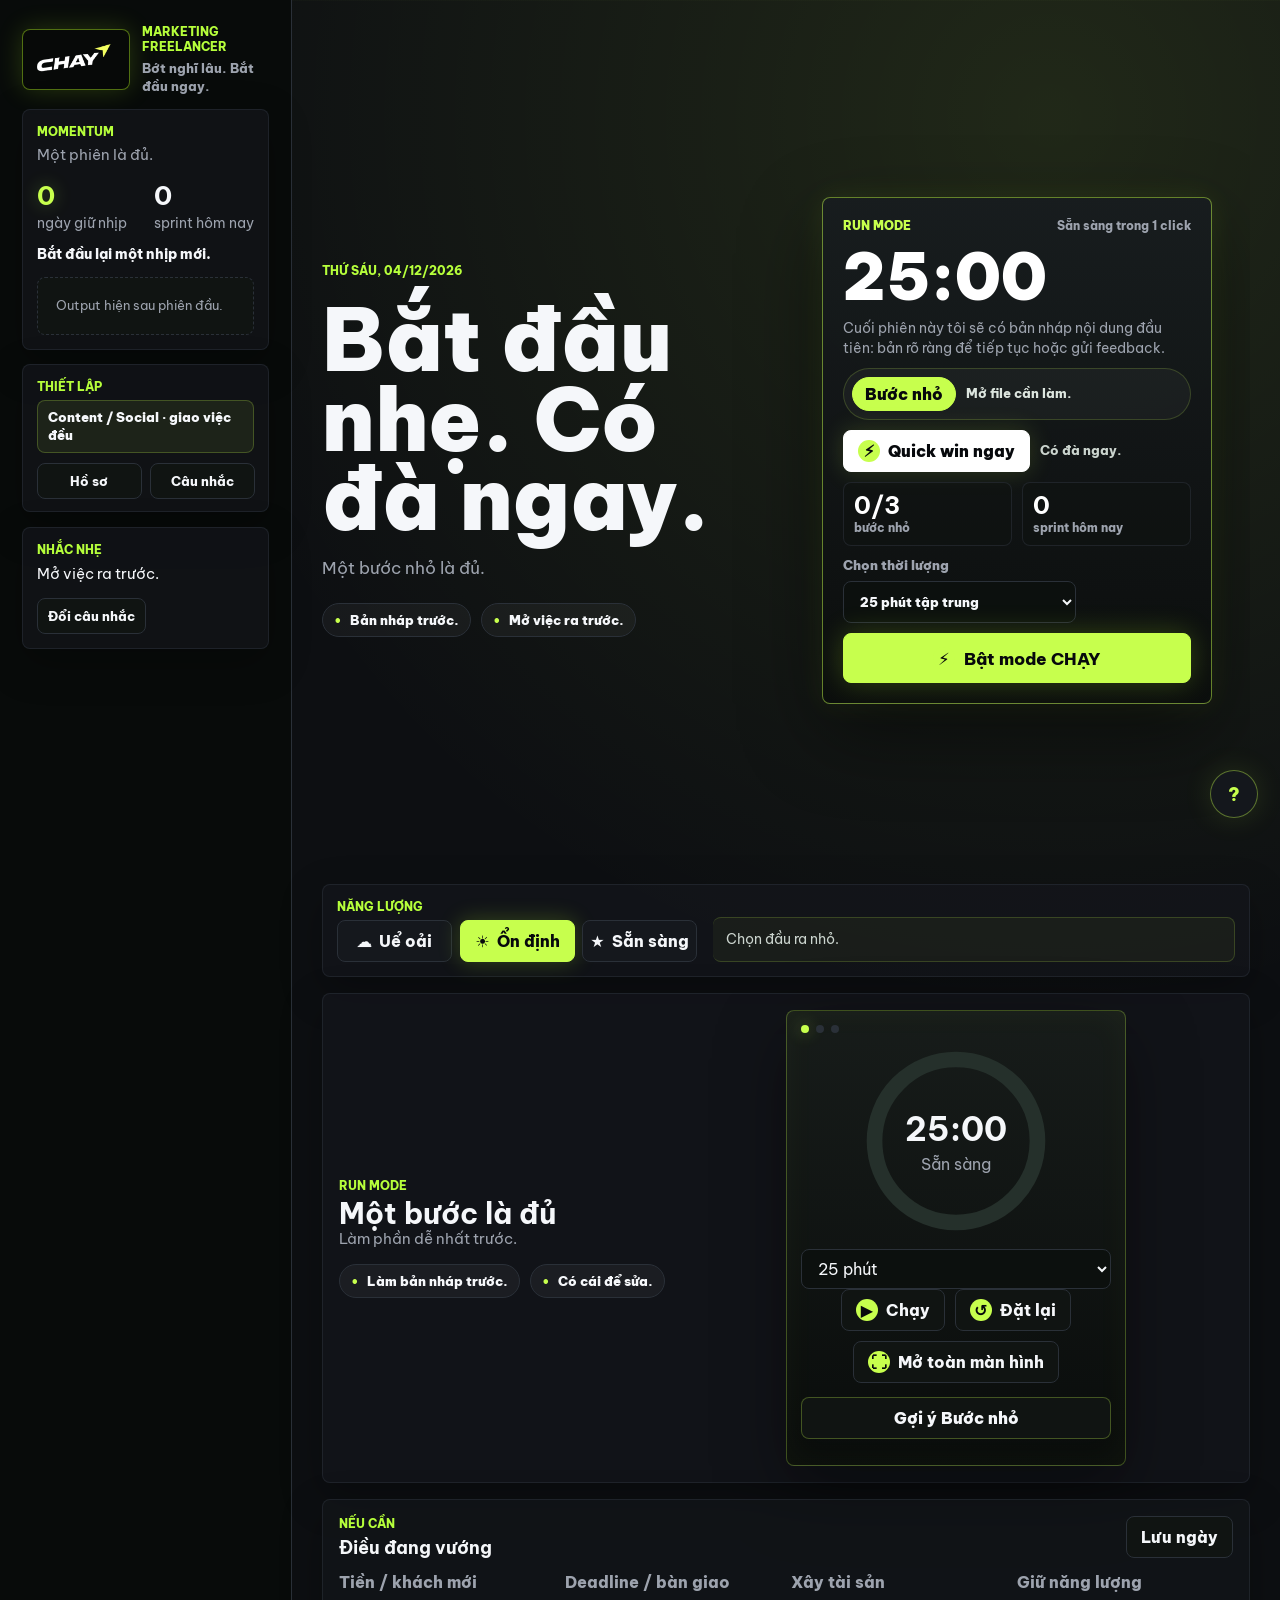
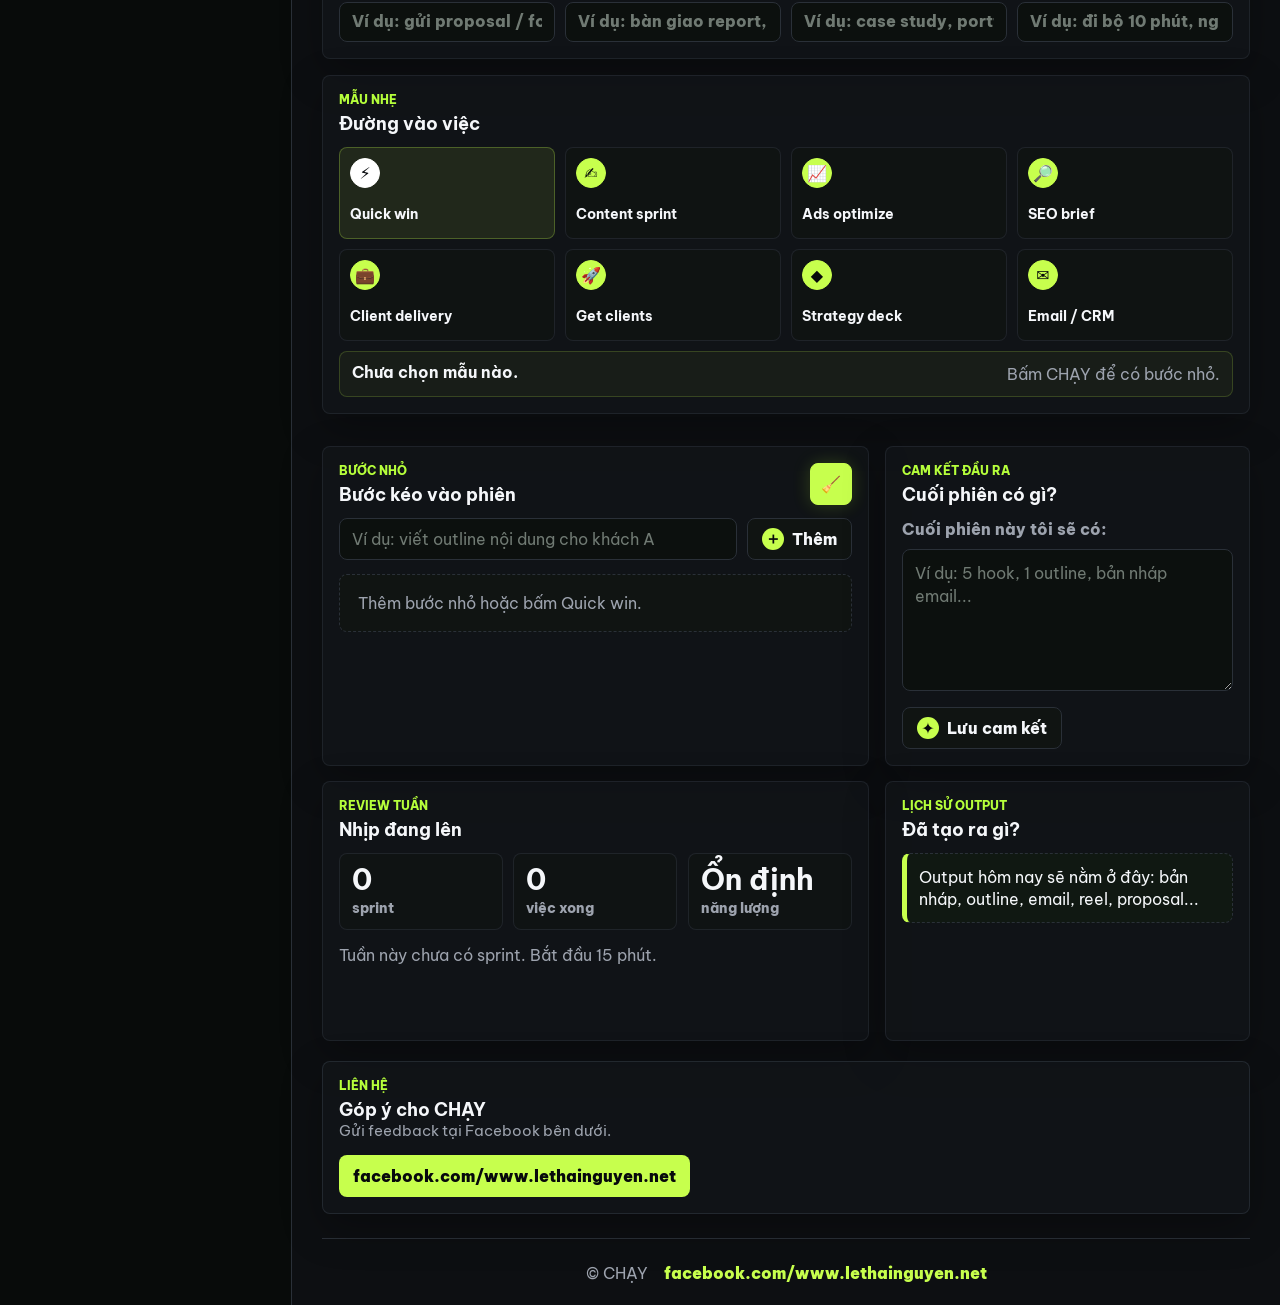
<file: index.html>
<!doctype html>
<html lang="vi">
  <head>
    <meta charset="utf-8">
    <meta name="viewport" content="width=device-width, initial-scale=1, viewport-fit=cover">
    <title>CHẠY - bắt đầu nhẹ hơn</title>
    <meta name="description" content="CHẠY giúp freelancer và creator bớt nghĩ quá lâu, chọn một bước nhỏ và vào phiên làm việc ngay.">
    <meta name="theme-color" content="#0D0F12">
    <meta name="application-name" content="CHẠY">
    <meta name="apple-mobile-web-app-title" content="CHẠY">
    <meta name="apple-mobile-web-app-capable" content="yes">
    <meta name="apple-mobile-web-app-status-bar-style" content="black-translucent">
    <link rel="manifest" href="manifest.webmanifest">
    <link rel="icon" type="image/png" sizes="192x192" href="assets/pwa-icon-192.png">
    <link rel="apple-touch-icon" sizes="180x180" href="assets/pwa-icon-192.png">
    <link rel="preconnect" href="https://fonts.googleapis.com">
    <link rel="preconnect" href="https://fonts.gstatic.com" crossorigin>
    <link href="https://fonts.googleapis.com/css2?family=Be+Vietnam+Pro:wght@400;500;600;700;800;900&display=swap" rel="stylesheet">
    <link rel="stylesheet" href="styles.css?v=light-3">
  </head>
  <body>
    <div class="onboarding-modal" id="onboardingModal" aria-hidden="true">
      <section class="onboarding-card" role="dialog" aria-modal="true" aria-labelledby="onboardingTitle">
        <p class="eyebrow">Thiết lập nhanh</p>
        <h2 id="onboardingTitle">Chọn gần đúng. Bắt đầu nhẹ hơn.</h2>
        <p class="hero-copy">Giữ mặc định cũng được. CHẠY sẽ đưa ra bước nhỏ để vào RUN MODE.</p>

        <div class="setup-grid">
          <label>
            Tôi thường làm
            <select id="roleSelect">
              <option value="content">Content / Social</option>
              <option value="ads">Paid Ads</option>
              <option value="seo">SEO</option>
              <option value="strategy">Strategy / Branding</option>
              <option value="email">Email / CRM</option>
            </select>
          </label>
          <label>
            Mục tiêu chính
            <select id="goalSelect">
              <option value="delivery">Giao việc đều cho khách</option>
              <option value="clients">Kiếm thêm khách mới</option>
              <option value="discipline">Giữ kỷ luật mỗi ngày</option>
              <option value="burnout">Giảm uể oải và quá tải</option>
            </select>
          </label>
          <label>
            Nhịp làm hợp nhất
            <select id="rhythmSelect">
              <option value="morning">Sáng tập trung sâu</option>
              <option value="afternoon">Chiều xử lý việc khách</option>
              <option value="night">Tối yên tĩnh</option>
              <option value="flex">Linh hoạt theo lịch</option>
            </select>
          </label>
        </div>

        <div class="onboarding-actions">
          <button class="primary-button" id="finishOnboardingButton" type="button">
            <span class="button-icon" aria-hidden="true">✓</span>
            Dùng gợi ý này
          </button>
          <button class="ghost-button" id="skipOnboardingButton" type="button">Bỏ qua, vào app</button>
        </div>
      </section>
    </div>

    <div class="settings-modal" id="settingsModal" aria-hidden="true">
      <section class="settings-card" role="dialog" aria-modal="true" aria-labelledby="settingsTitle">
        <div class="settings-head">
          <div>
            <p class="eyebrow">Cài đặt</p>
            <h2 id="settingsTitle">Chỉnh CHẠY theo gu làm việc</h2>
            <p class="hero-copy">Sửa câu nhắc, mẫu và nhãn hôm nay.</p>
          </div>
          <button class="icon-button" id="closeSettingsButton" type="button" aria-label="Đóng cài đặt">×</button>
        </div>

        <div class="settings-grid">
          <section class="settings-section">
            <h3>Câu nhắc của tôi</h3>
            <p class="feature-note">Mỗi dòng một câu ngắn.</p>
            <textarea id="quoteSettingsInput" rows="7"></textarea>
          </section>

          <section class="settings-section">
            <h3>Template của tôi</h3>
            <p class="feature-note">Sửa tên, mô tả và 3 bước.</p>
            <label>
              Chọn template
              <select id="templateSettingsSelect"></select>
            </label>
            <label>
              Tên template
              <input id="templateTitleInput" type="text" maxlength="42">
            </label>
            <label>
              Mô tả ngắn
              <input id="templateNoteInput" type="text" maxlength="96">
            </label>
            <label>
              Bước 1
              <input class="templateTaskInput" type="text" maxlength="86">
            </label>
            <label>
              Bước 2
              <input class="templateTaskInput" type="text" maxlength="86">
            </label>
            <label>
              Bước 3
              <input class="templateTaskInput" type="text" maxlength="86">
            </label>
          </section>

          <section class="settings-section">
            <h3>Nhãn bảng hôm nay</h3>
            <p class="feature-note">Đổi tên 4 ô hôm nay.</p>
            <label>
              Ô 1
              <input id="moneyLabelInput" type="text" maxlength="28">
            </label>
            <label>
              Ô 2
              <input id="deliveryLabelInput" type="text" maxlength="28">
            </label>
            <label>
              Ô 3
              <input id="assetLabelInput" type="text" maxlength="28">
            </label>
            <label>
              Ô 4
              <input id="selfcareLabelInput" type="text" maxlength="28">
            </label>
          </section>
        </div>

        <div class="settings-actions">
          <button class="ghost-button" id="resetTodayButton" type="button">
            <span class="button-icon" aria-hidden="true">↺</span>
            Reset hôm nay
          </button>
          <button class="ghost-button" id="resetSettingsButton" type="button">
            <span class="button-icon" aria-hidden="true">↺</span>
            Khôi phục mặc định
          </button>
          <button class="primary-button" id="saveSettingsButton" type="button">
            <span class="button-icon" aria-hidden="true">✓</span>
            Lưu cài đặt
          </button>
        </div>
      </section>
    </div>

    <div class="guide-modal" id="guideModal" aria-hidden="true">
      <section class="guide-card" role="dialog" aria-modal="true" aria-labelledby="guideTitle">
        <div class="settings-head">
          <div>
            <p class="eyebrow">Hướng dẫn sử dụng</p>
            <h2 id="guideTitle">Khi đang kẹt</h2>
            <p class="hero-copy">Lấy một bước nhỏ rồi vào việc.</p>
          </div>
          <button class="icon-button" id="closeGuideButton" type="button" aria-label="Đóng hướng dẫn">×</button>
        </div>

        <div class="guide-grid full-guide">
          <div>
            <strong>1. Setup nhanh</strong>
            <span>Giữ mặc định cũng được.</span>
          </div>
          <div>
            <strong>2. Chọn năng lượng</strong>
            <span>Để bước nhỏ vừa sức.</span>
          </div>
          <div>
            <strong>3. Bật RUN MODE</strong>
            <span>Một nút. Một phiên.</span>
          </div>
          <div>
            <strong>4. Kẹt thì lấy bước nhỏ</strong>
            <span>Mở file, viết một dòng.</span>
          </div>
          <div>
            <strong>5. Tick việc đã xong</strong>
            <span>Ghi lại bằng chứng.</span>
          </div>
          <div>
            <strong>6. Quay lại sau</strong>
            <span>Nhịp vẫn còn đó.</span>
          </div>
          <div>
            <strong>7. Chỉnh theo gu</strong>
            <span>Sửa câu nhắc và mẫu.</span>
          </div>
        </div>
      </section>
    </div>

    <main class="app-shell">
      <aside class="sidebar" aria-label="Bảng điều khiển ngày làm việc">
        <div class="brand">
          <div class="brand-logo-card">
            <img src="assets/chay-logo.png" alt="Logo CHẠY">
          </div>
          <div>
            <p class="eyebrow">Marketing freelancer</p>
            <h1 class="sr-only">CHẠY</h1>
            <p class="brand-line">Bớt nghĩ lâu. Bắt đầu ngay.</p>
          </div>
        </div>

        <section class="side-panel">
          <p class="panel-label">Momentum</p>
          <p class="feature-note" id="todayProgressText">Một sprint là có bằng chứng.</p>
          <div class="score-row momentum-score">
            <div>
              <strong id="streakDays">0</strong>
              <span>ngày giữ nhịp</span>
            </div>
            <div>
              <strong id="focusScore">0</strong>
              <span>sprint hôm nay</span>
            </div>
          </div>
          <p class="streak-copy" id="streakCopy">Bắt đầu lại một nhịp mới.</p>
          <ul class="momentum-output-list" id="momentumOutputs"></ul>
        </section>

        <section class="side-panel profile-panel">
          <p class="panel-label">Thiết lập</p>
          <div class="profile-chip" id="profileChip">Marketing freelancer</div>
          <div class="profile-actions">
            <button class="ghost-button" id="editProfileButton" type="button">Hồ sơ</button>
            <button class="ghost-button" id="openSettingsButton" type="button">Câu nhắc</button>
          </div>
        </section>

        <section class="side-panel quote-panel">
          <p class="panel-label">Nhắc nhẹ</p>
          <blockquote id="dailyQuote"></blockquote>
          <button class="ghost-button" id="newQuoteButton" type="button">
            Đổi câu nhắc
          </button>
        </section>
      </aside>

      <section class="workspace">
        <header class="hero-section reveal">
          <div class="hero-copy-block">
            <p class="eyebrow" id="todayLabel"></p>
            <h2>Bắt đầu nhẹ. Có đà ngay.</h2>
            <p class="hero-copy">Một bước nhỏ là đủ.</p>
            <div class="hero-pills info-chips" aria-label="CHẠY phù hợp với ai">
              <span>Bản nháp trước.</span>
              <span>Mở việc ra trước.</span>
            </div>
          </div>
          <div class="hero-run-card">
            <div class="hero-run-head">
              <span>RUN MODE</span>
              <small id="heroRunStatus">Sẵn sàng trong 1 click</small>
            </div>
            <div class="hero-run-time" id="heroTimerDisplay">25:00</div>
            <p id="heroCommitmentPreview">CHẠY sẽ chọn một bước đầu tiên đủ nhỏ để bạn bắt đầu.</p>
            <div class="starter-chip" aria-live="polite">
              <button class="starter-button" id="heroRescueButton" type="button">Bước nhỏ</button>
              <span id="heroRescueOutput">Mở file cần làm.</span>
            </div>
            <div class="hero-fast-actions" aria-label="Bắt đầu nhanh">
              <button class="quick-win-button" id="heroQuickWinButton" type="button">
                <span class="button-icon" aria-hidden="true">⚡</span>
                Quick win ngay
              </button>
              <span>Có đà ngay.</span>
            </div>
            <div class="momentum-return" id="momentumReturnCard" hidden aria-live="polite">
              <div>
                <strong id="momentumReturnTitle">Tiếp tục nhịp trước?</strong>
                <span id="momentumReturnCopy">Quay lại bước nhỏ tiếp theo?</span>
              </div>
              <button class="ghost-button compact" id="momentumReturnButton" type="button">Tiếp tục</button>
            </div>
            <div class="daily-loop" aria-label="Tiến độ hôm nay">
              <div>
                <strong id="heroProgress">0/3</strong>
                <span>bước nhỏ</span>
              </div>
              <div>
                <strong id="heroSprints">0</strong>
                <span>sprint hôm nay</span>
              </div>
            </div>
            <div class="hero-duration">
              <label>
                Chọn thời lượng
                <select id="heroDurationSelect" aria-label="Chọn thời lượng RUN MODE">
                  <option value="10">10 phút khởi động</option>
                  <option value="25" selected>25 phút tập trung</option>
                  <option value="45">45 phút làm sâu</option>
                  <option value="60">60 phút một đầu việc</option>
                  <option value="90">90 phút deep work</option>
                  <option value="custom">Tự nhập...</option>
                </select>
              </label>
              <label class="custom-duration-field" id="customDurationField" hidden>
                Số phút
                <input id="customDurationInput" type="number" min="1" max="180" step="1" value="25" inputmode="numeric">
              </label>
            </div>
            <button class="primary-button" id="startDayButton" type="button">
              <span class="button-icon" aria-hidden="true">⚡</span>
              Bật mode CHẠY
            </button>
            <p class="button-help">Vào việc ngay.</p>
          </div>
        </header>

        <nav class="mobile-nav" aria-label="Điều hướng nhanh">
          <a href="#taskPanel">Việc</a>
          <a href="#templatesPanel">Mẫu</a>
          <a href="#reviewPanel">Nhịp</a>
        </nav>

        <section class="checkin-band reveal" aria-label="Chọn trạng thái năng lượng">
          <div>
            <p class="panel-label">Năng lượng</p>
            <div class="energy-options" id="energyOptions">
              <button class="energy-button" data-energy="low" type="button"><span aria-hidden="true">☁</span> Uể oải</button>
              <button class="energy-button active" data-energy="steady" type="button"><span aria-hidden="true">☀</span> Ổn định</button>
              <button class="energy-button" data-energy="sharp" type="button"><span aria-hidden="true">★</span> Sẵn sàng</button>
            </div>
          </div>
          <div class="nudge-box">
            <p id="energyNudge"></p>
          </div>
        </section>

        <section class="run-mode-showcase tool-panel reveal" id="focusPanel">
          <div class="run-mode-copy">
            <p class="panel-label">RUN MODE</p>
            <h3>Một bước là đủ</h3>
            <p class="feature-note">Làm phần dễ nhất trước.</p>
            <div class="run-mode-prompts info-chips" aria-label="Nguyên tắc của RUN MODE">
              <span>Làm bản nháp trước.</span>
              <span>Có cái để sửa.</span>
            </div>
          </div>

          <div class="run-mode-console">
            <div class="console-topline">
              <span></span>
              <span></span>
              <span></span>
            </div>
            <div class="timer-face" aria-live="polite">
              <svg viewBox="0 0 120 120" aria-hidden="true">
                <circle class="ring-track" cx="60" cy="60" r="52"></circle>
                <circle class="ring-progress" id="timerRing" cx="60" cy="60" r="52"></circle>
              </svg>
              <div>
                <strong id="timerDisplay">25:00</strong>
                <span id="timerState">Sẵn sàng</span>
              </div>
            </div>

            <select id="durationSelect" aria-label="Độ dài phiên tập trung">
              <option value="10">10 phút</option>
              <option value="15">15 phút</option>
              <option value="25" selected>25 phút</option>
              <option value="45">45 phút</option>
              <option value="60">60 phút</option>
              <option value="90">90 phút</option>
            </select>

            <div class="timer-actions">
              <button class="ghost-button" id="timerToggleButton" type="button">
                <span class="button-icon" aria-hidden="true">▶</span>
                Chạy
              </button>
              <button class="ghost-button" id="timerResetButton" type="button">
                <span class="button-icon" aria-hidden="true">↺</span>
                Đặt lại
              </button>
              <button class="ghost-button" id="focusModeButton" type="button">
                <span class="button-icon" aria-hidden="true">⛶</span>
                Mở toàn màn hình
              </button>
            </div>
            <button class="rescue-button" id="rescueButton" type="button">Gợi ý Bước nhỏ</button>
            <div class="rescue-output" id="rescueOutput" aria-live="polite"></div>
          </div>
        </section>

        <section class="command-center tool-panel reveal" id="commandCenter">
          <div class="section-heading">
            <div>
                <p class="panel-label">Nếu cần</p>
                <h3>Điều đang vướng</h3>
            </div>
            <button class="ghost-button" id="saveCommandButton" type="button">
              Lưu ngày
            </button>
          </div>
          <div class="command-grid">
            <label>
              <span id="moneyLabelText">Tiền / khách mới</span>
              <input id="moneyInput" type="text" maxlength="96" placeholder="Ví dụ: gửi proposal / follow-up lead nóng">
            </label>
            <label>
              <span id="deliveryLabelText">Deadline / bàn giao</span>
              <input id="deliveryInput" type="text" maxlength="96" placeholder="Ví dụ: bàn giao report, outline, media plan">
            </label>
            <label>
              <span id="assetLabelText">Xây tài sản</span>
              <input id="assetInput" type="text" maxlength="96" placeholder="Ví dụ: case study, portfolio, template, bài chia sẻ">
            </label>
            <label>
              <span id="selfcareLabelText">Giữ năng lượng</span>
              <input id="selfcareInput" type="text" maxlength="96" placeholder="Ví dụ: đi bộ 10 phút, nghỉ mắt, ăn đúng bữa">
            </label>
          </div>
        </section>

        <section class="grid">
          <article class="tool-panel templates-panel reveal" id="templatesPanel">
            <div class="section-heading">
              <div>
                <p class="panel-label">Mẫu nhẹ</p>
                <h3>Đường vào việc</h3>
              </div>
            </div>
            <div class="template-grid" id="templateGrid"></div>
            <div class="template-feedback" id="templateFeedback" aria-live="polite">
              <strong>Chưa chọn mẫu nào.</strong>
              <span>Chọn mẫu để có 3 bước nhỏ.</span>
            </div>
          </article>

          <article class="tool-panel priority-panel reveal" id="taskPanel">
            <div class="section-heading">
              <div>
                <p class="panel-label">Bước nhỏ</p>
                <h3>Bước kéo vào phiên</h3>
              </div>
              <button class="icon-button" id="clearDoneButton" type="button" aria-label="Ẩn việc đã xong" title="Ẩn việc đã xong">🧹</button>
            </div>

            <form class="task-form" id="taskForm">
              <input id="taskInput" type="text" maxlength="86" placeholder="Ví dụ: viết outline nội dung cho khách A">
              <button class="ghost-button compact" type="submit">
                <span class="button-icon" aria-hidden="true">＋</span>
                Thêm
              </button>
            </form>

            <ul class="task-list" id="taskList"></ul>
          </article>

          <article class="tool-panel brief-panel reveal">
            <div class="section-heading">
              <div>
                <p class="panel-label">Cam kết đầu ra</p>
                <h3>Cuối phiên có gì?</h3>
              </div>
            </div>
            <label for="commitmentInput">Cuối phiên này tôi sẽ có:</label>
            <textarea id="commitmentInput" rows="5" maxlength="240" placeholder="Ví dụ: 5 hook, 1 outline, bản nháp email..."></textarea>
            <button class="ghost-button" id="saveCommitmentButton" type="button">
              <span class="button-icon" aria-hidden="true">✦</span>
              Lưu cam kết
            </button>
          </article>

          <article class="tool-panel review-panel reveal" id="reviewPanel">
            <div class="section-heading">
              <div>
                <p class="panel-label">Review tuần</p>
                <h3>Nhịp đang lên</h3>
              </div>
            </div>
            <div class="review-grid">
              <div><strong id="weekSprints">0</strong><span>sprint</span></div>
              <div><strong id="weekTasks">0</strong><span>việc xong</span></div>
              <div><strong id="weekEnergy">Ổn định</strong><span>năng lượng</span></div>
            </div>
            <p class="review-insight" id="weekInsight"></p>
          </article>

          <article class="tool-panel log-panel reveal">
            <div class="section-heading">
              <div>
                <p class="panel-label">Lịch sử output</p>
            <h3>Đã tạo ra gì?</h3>
              </div>
            </div>
            <ul class="activity-log" id="activityLog"></ul>
          </article>
        </section>

        <section class="contact-section reveal">
          <article class="tool-panel" id="contactPanel">
            <p class="panel-label">Liên hệ</p>
            <h3>Góp ý cho CHẠY</h3>
            <p class="feature-note">Gửi feedback tại Facebook bên dưới.</p>
            <a class="contact-link" href="https://www.facebook.com/www.lethainguyen.net" target="_blank" rel="noreferrer">facebook.com/www.lethainguyen.net</a>
          </article>
        </section>

        <footer class="site-footer">
          <span>© CHẠY</span>
          <a href="https://www.facebook.com/www.lethainguyen.net" target="_blank" rel="noreferrer">facebook.com/www.lethainguyen.net</a>
        </footer>
      </section>
    </main>

    <button class="scroll-top-button" id="scrollTopButton" type="button" aria-label="Cuộn lên đầu">↑</button>
    <button class="guide-help-button" id="openGuideButton" type="button" aria-label="Hướng dẫn sử dụng" title="Hướng dẫn sử dụng">?</button>

    <section class="focus-overlay" id="focusOverlay" aria-hidden="true">
      <button class="icon-button focus-close" id="closeFocusButton" type="button" aria-label="Đóng focus mode">×</button>
      <div class="focus-session-view" id="focusSessionView">
        <p class="eyebrow">RUN MODE</p>
        <h2>Bắt đầu nhỏ.</h2>
        <div class="focus-time" id="focusTimerDisplay">25:00</div>
        <p id="focusCommitmentText">Cuối phiên tôi sẽ có: một bản nháp đủ để sửa tiếp.</p>
        <div class="timer-actions">
          <button class="primary-button" id="focusToggleButton" type="button">
            <span class="button-icon" aria-hidden="true">▶</span>
            Tiếp tục
          </button>
          <button class="ghost-button" id="focusRescueButton" type="button">
            <span class="button-icon" aria-hidden="true">★</span>
            Bước nhỏ
          </button>
        </div>
        <label class="sound-control">
          <span>Âm nền</span>
          <select id="ambientSoundSelect" aria-label="Chọn âm nền tập trung">
            <option value="off">Tắt</option>
            <option value="rain">Mưa</option>
            <option value="cafe">Cafe</option>
            <option value="white">White noise</option>
            <option value="lofi">Lofi</option>
          </select>
        </label>
      </div>
      <div class="completion-view" id="completionView" hidden>
        <p class="eyebrow">RUN MODE</p>
        <h2>Phiên hoàn thành.</h2>
        <p class="completion-reward">M đã có đà.</p>
        <div class="completion-stats" aria-label="Kết quả phiên vừa xong">
          <strong id="completionSprintReward">+1 sprint hôm nay</strong>
          <strong id="completionStreakReward">Giữ nhịp hôm nay</strong>
        </div>
        <p class="return-copy" id="completionReturnText">Nhịp đang lên.</p>
        <p id="completionCommitmentText">M đã tạo ra gì?</p>
        <div class="completion-actions">
          <button class="primary-button" id="completeDoneButton" type="button">
            <span class="button-icon" aria-hidden="true">✓</span>
            Đã xong
          </button>
          <button class="ghost-button" id="completeProgressButton" type="button">Chưa xong nhưng đã tiến lên</button>
          <button class="ghost-button" id="extendSessionButton" type="button">Thêm 10 phút</button>
        </div>
      </div>
    </section>

    <script src="app.js?v=light-3"></script>
  </body>
</html>
</file>
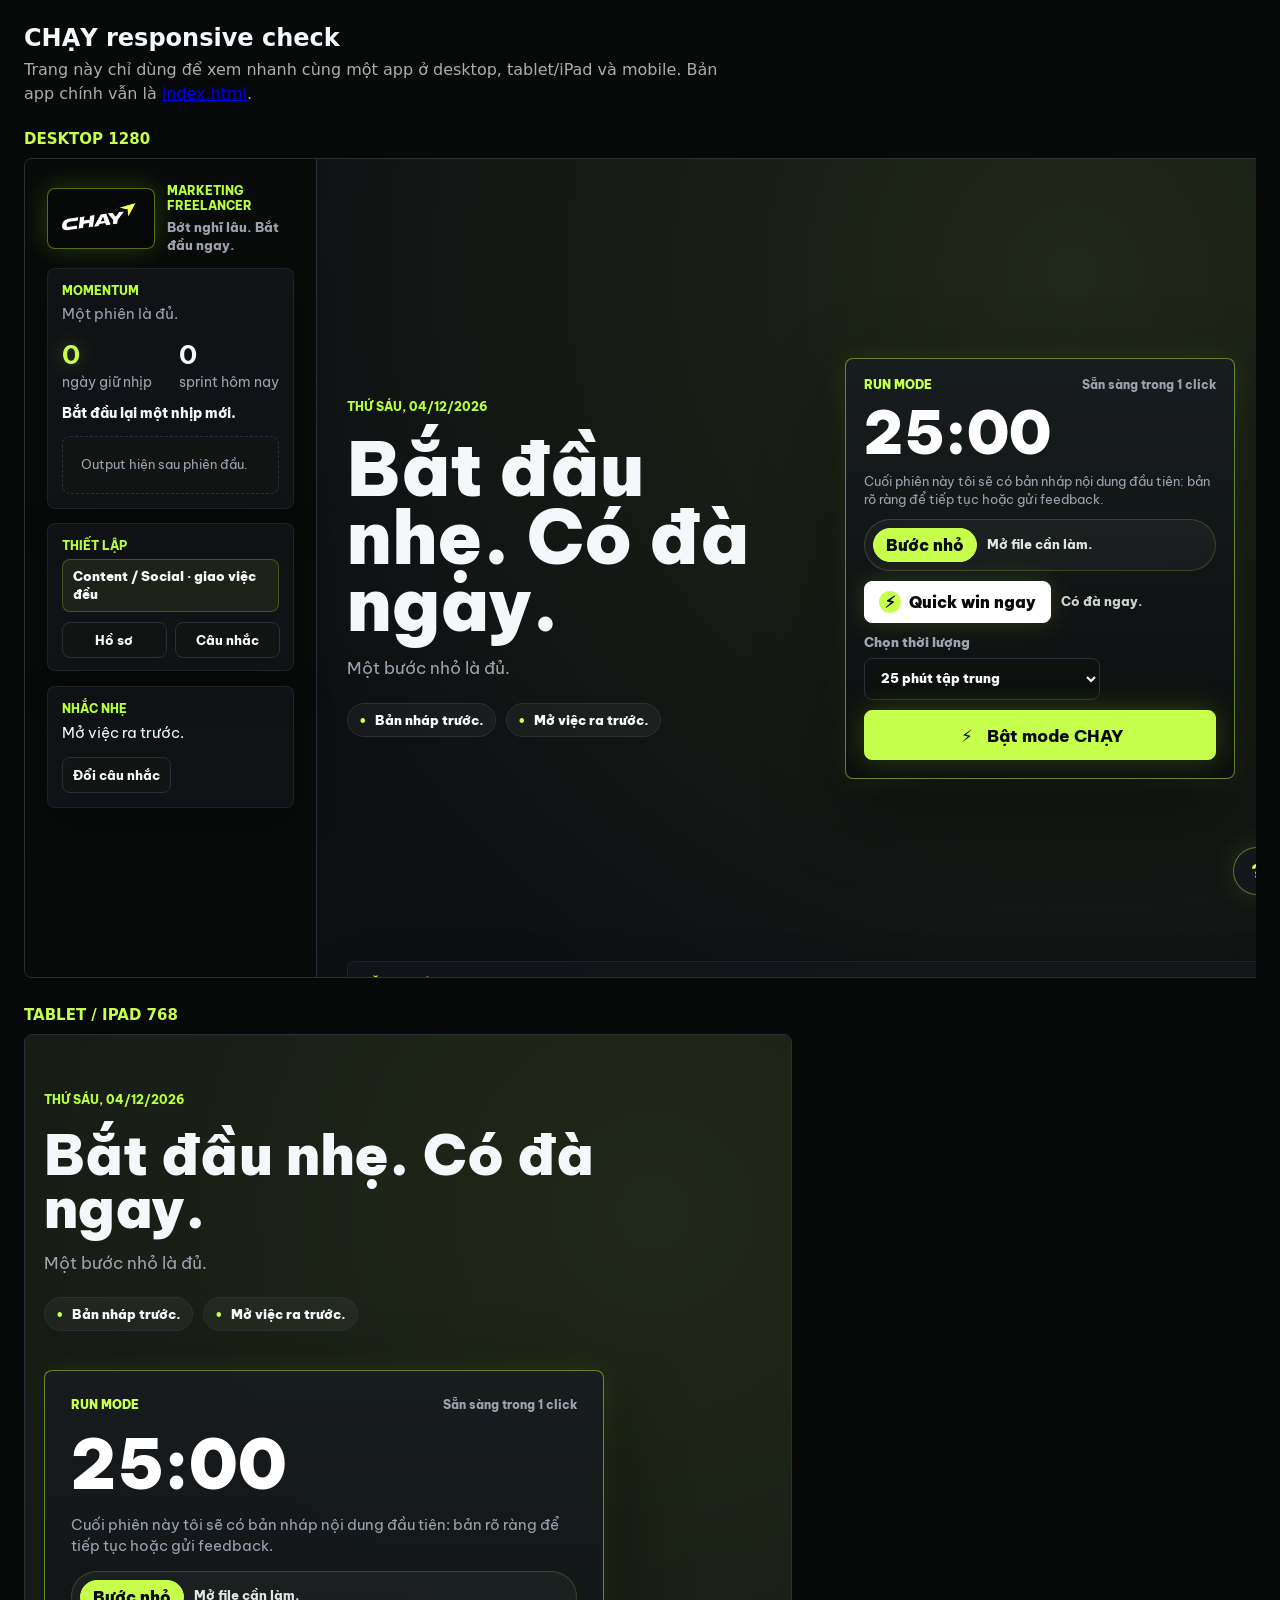
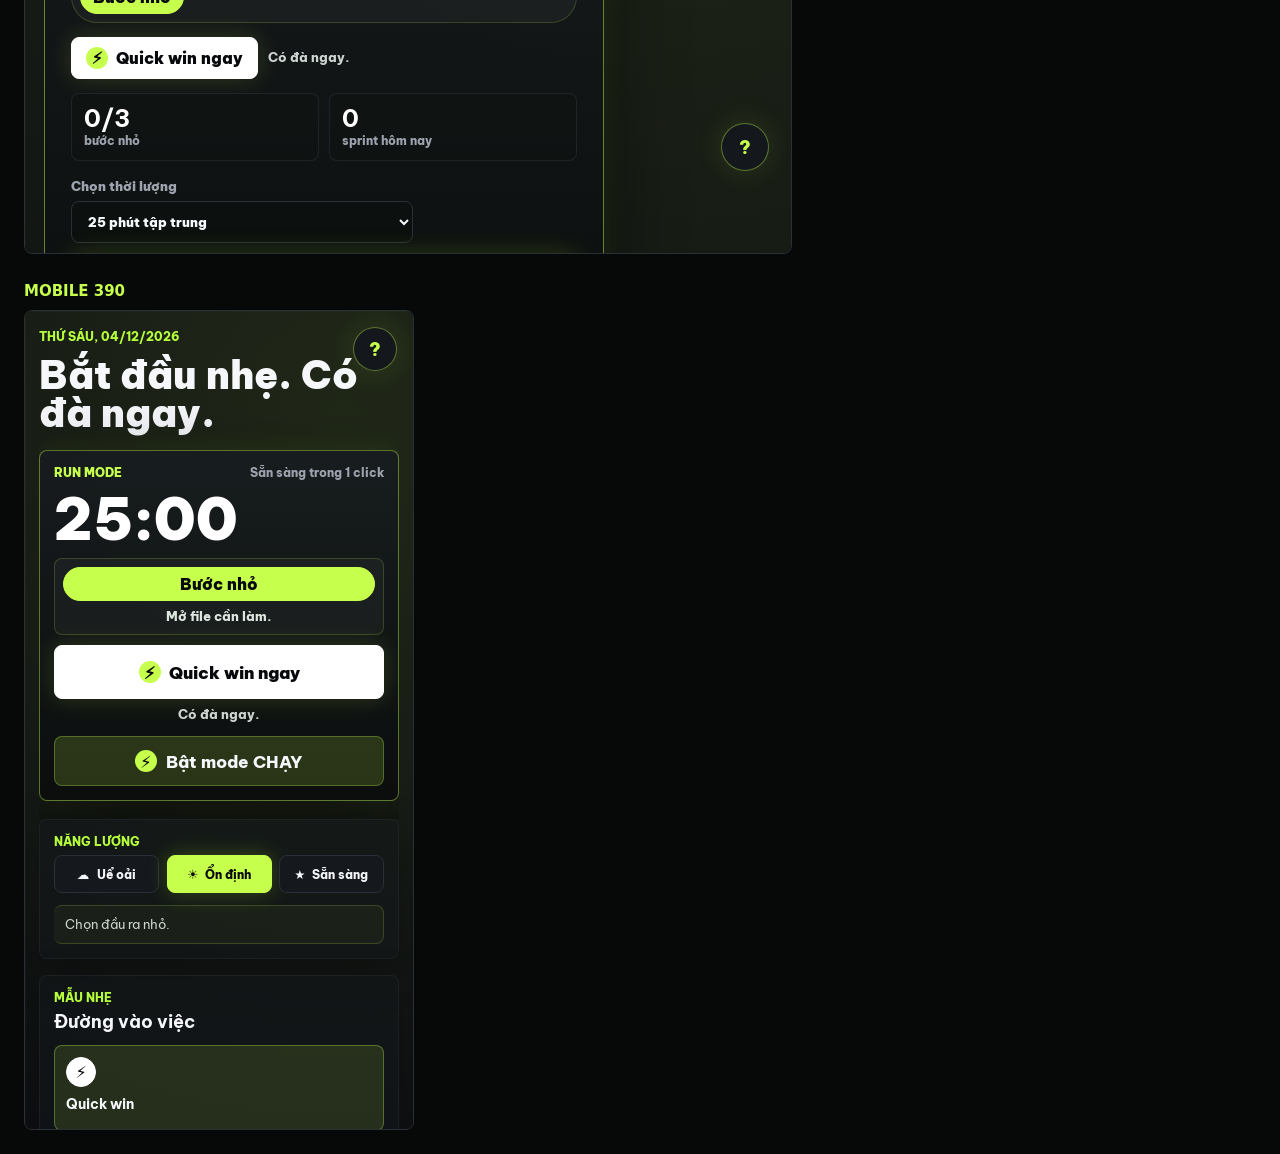
<file: responsive-check.html>
<!doctype html>
<html lang="vi">
  <head>
    <meta charset="utf-8">
    <meta name="viewport" content="width=device-width, initial-scale=1">
    <title>CHẠY - responsive check</title>
    <style>
      * {
        box-sizing: border-box;
      }

      body {
        margin: 0;
        padding: 24px;
        color: #f5f7fa;
        background: #070908;
        font-family: system-ui, -apple-system, BlinkMacSystemFont, "Segoe UI", sans-serif;
      }

      h1,
      h2,
      p {
        margin-top: 0;
      }

      h1 {
        margin-bottom: 6px;
        font-size: 24px;
      }

      p {
        max-width: 720px;
        margin-bottom: 24px;
        color: #a6b0a9;
        line-height: 1.5;
      }

      .frames {
        display: grid;
        gap: 28px;
      }

      .frame-card {
        display: grid;
        gap: 10px;
        overflow-x: auto;
      }

      h2 {
        margin-bottom: 0;
        color: #c7ff4d;
        font-size: 15px;
        text-transform: uppercase;
      }

      iframe {
        height: 820px;
        border: 1px solid #2a3038;
        border-radius: 8px;
        background: #0d0f12;
      }

      .desktop iframe {
        width: 1280px;
      }

      .tablet iframe {
        width: 768px;
      }

      .mobile iframe {
        width: 390px;
      }
    </style>
  </head>
  <body>
    <h1>CHẠY responsive check</h1>
    <p>Trang này chỉ dùng để xem nhanh cùng một app ở desktop, tablet/iPad và mobile. Bản app chính vẫn là <a href="index.html">index.html</a>.</p>

    <main class="frames">
      <section class="frame-card desktop">
        <h2>Desktop 1280</h2>
        <iframe src="index.html" title="CHẠY desktop preview"></iframe>
      </section>

      <section class="frame-card tablet">
        <h2>Tablet / iPad 768</h2>
        <iframe src="index.html" title="CHẠY tablet preview"></iframe>
      </section>

      <section class="frame-card mobile">
        <h2>Mobile 390</h2>
        <iframe src="index.html" title="CHẠY mobile preview"></iframe>
      </section>
    </main>
  </body>
</html>
</file>
<file: styles.css>
:root {
  color-scheme: dark;
  --ink: #f6f8f2;
  --muted: #a6b0a9;
  --line: #29322f;
  --paper: #0D0F12;
  --panel: #15181D;
  --panel-2: #101412;
  --black: #050706;
  --orange: #b8ff1f;
  --orange-dark: #a3ff12;
  --turmeric: #d8ff63;
  --peach: #1b211f;
  --rose: #241d1d;
  --mint: #17261b;
  --white: #ffffff;
  --shadow: 0 24px 70px rgba(0, 0, 0, 0.38);
}

* {
  box-sizing: border-box;
}

body {
  min-height: 100vh;
  margin: 0;
  color: var(--ink);
  background:
    radial-gradient(circle at 84% 8%, rgba(184, 255, 31, 0.16), transparent 30%),
    radial-gradient(circle at 12% 18%, rgba(184, 255, 31, 0.08), transparent 24%),
    linear-gradient(90deg, rgba(184, 255, 31, 0.045) 1px, transparent 1px),
    linear-gradient(180deg, rgba(184, 255, 31, 0.035) 1px, transparent 1px),
    #0D0F12;
  background-size: auto, auto, 46px 46px, 46px 46px;
  font-family: Inter, ui-sans-serif, system-ui, -apple-system, BlinkMacSystemFont, "Segoe UI", sans-serif;
}

button,
input,
textarea,
select {
  font: inherit;
}

button {
  cursor: pointer;
}

.app-shell {
  display: grid;
  grid-template-columns: minmax(280px, 340px) 1fr;
  min-height: 100vh;
}

.sidebar {
  display: flex;
  flex-direction: column;
  gap: 20px;
  padding: 28px;
  background: rgba(10, 13, 12, 0.94);
  border-right: 1px solid var(--line);
}

.brand,
.topbar,
.section-heading,
.timer-actions,
.score-row {
  display: flex;
  align-items: center;
}

.brand {
  display: grid;
  grid-template-columns: 132px 1fr;
  align-items: center;
  gap: 16px;
}

.brand-logo-card {
  display: grid;
  place-items: center;
  width: 132px;
  aspect-ratio: 16 / 9;
  overflow: hidden;
  border: 1px solid rgba(184, 255, 31, 0.42);
  border-radius: 8px;
  background: #070908;
  box-shadow: 0 0 26px rgba(184, 255, 31, 0.18);
}

.brand-logo-card img {
  width: 94%;
  height: 82%;
  object-fit: contain;
  object-position: center;
  filter: contrast(1.08) brightness(1.18);
}

.sr-only {
  position: absolute;
  width: 1px;
  height: 1px;
  padding: 0;
  overflow: hidden;
  clip: rect(0, 0, 0, 0);
  white-space: nowrap;
  border: 0;
}

.eyebrow,
.panel-label {
  margin: 0 0 6px;
  color: var(--orange-dark);
  font-size: 0.72rem;
  font-weight: 800;
  letter-spacing: 0;
  text-transform: uppercase;
}

h1,
h2,
h3,
p {
  margin-top: 0;
}

h1 {
  margin-bottom: 0;
  color: var(--white);
  font-size: 1.65rem;
  font-style: italic;
  font-weight: 950;
  letter-spacing: 0;
}

.brand-line {
  margin: 2px 0 0;
  color: var(--muted);
  font-size: 0.82rem;
  font-weight: 800;
  line-height: 1.35;
}

h2 {
  max-width: 780px;
  margin-bottom: 16px;
  font-size: 4.6rem;
  line-height: 0.98;
  letter-spacing: 0;
}

h3 {
  margin-bottom: 0;
  font-size: 1.15rem;
}

.hero-copy,
.feature-note {
  color: var(--muted);
  line-height: 1.5;
}

.hero-copy {
  max-width: 640px;
  margin-bottom: 0;
  font-size: 1.03rem;
}

.feature-note {
  margin: 0 0 14px;
  font-size: 0.92rem;
}

.desk-art {
  width: 100%;
  height: auto;
  border: 1px solid var(--line);
  border-radius: 8px;
  background: #090c0b;
  box-shadow: 0 0 34px rgba(184, 255, 31, 0.12);
}

.side-panel,
.tool-panel,
.checkin-band {
  background: var(--panel);
  border: 1px solid var(--line);
  border-radius: 8px;
  box-shadow: var(--shadow);
}

.side-panel {
  padding: 18px;
  box-shadow: none;
  border-color: var(--line);
}

.score-row {
  justify-content: space-between;
  gap: 16px;
}

.score-row div {
  display: grid;
  gap: 2px;
}

.score-row strong {
  font-size: 1.65rem;
}

.momentum-score {
  margin-bottom: 12px;
}

.momentum-score div:first-child strong {
  color: var(--orange);
  text-shadow: 0 0 18px rgba(199, 255, 77, 0.32);
}

.streak-copy {
  margin: 0 0 12px;
  color: var(--ink);
  font-size: 0.9rem;
  font-weight: 800;
  line-height: 1.45;
}

.momentum-output-list {
  display: grid;
  gap: 8px;
  padding: 0;
  margin: 0;
  list-style: none;
}

.momentum-output-list li:not(.empty-state) {
  position: relative;
  padding: 9px 10px 9px 30px;
  color: var(--ink);
  background: rgba(199, 255, 77, 0.055);
  border: 1px solid rgba(199, 255, 77, 0.18);
  border-radius: 8px;
  font-size: 0.86rem;
  line-height: 1.35;
}

.momentum-output-list li:not(.empty-state)::before {
  content: "✓";
  position: absolute;
  left: 10px;
  color: var(--orange);
  font-weight: 900;
}

.compact-empty {
  padding: 12px;
  font-size: 0.84rem;
  line-height: 1.45;
}

.score-row span {
  color: var(--muted);
  font-size: 0.9rem;
}

.quote-panel blockquote {
  margin: 0 0 16px;
  color: var(--ink);
  font-size: 1.02rem;
  line-height: 1.5;
}

.onboarding-modal,
.settings-modal,
.guide-modal {
  position: fixed;
  inset: 0;
  z-index: 20;
  display: none;
  place-items: center;
  padding: 20px;
  background: rgba(5, 7, 6, 0.72);
}

.onboarding-modal.show,
.settings-modal.show,
.guide-modal.show {
  display: grid;
}

.onboarding-card,
.settings-card,
.guide-card {
  width: min(780px, 100%);
  padding: 28px;
  border: 1px solid rgba(184, 255, 31, 0.42);
  border-radius: 8px;
  background: #111613;
  box-shadow: 0 0 60px rgba(184, 255, 31, 0.16);
}

.onboarding-card h2 {
  margin-bottom: 12px;
  font-size: 2.7rem;
  line-height: 1;
}

.settings-card {
  width: min(1040px, 100%);
  max-height: min(90vh, 900px);
  overflow: auto;
}

.guide-card {
  width: min(920px, 100%);
  max-height: min(90vh, 900px);
  overflow: auto;
}

.settings-head {
  display: flex;
  justify-content: space-between;
  gap: 20px;
  margin-bottom: 22px;
}

.settings-head h2 {
  max-width: 680px;
  margin-bottom: 12px;
  font-size: 2.7rem;
  line-height: 1;
}

.settings-grid {
  display: grid;
  grid-template-columns: 1fr 1.1fr 0.9fr;
  gap: 16px;
}

.settings-section {
  padding: 16px;
  border: 1px solid var(--line);
  border-radius: 8px;
  background: var(--panel-2);
}

.settings-section h3 {
  margin-bottom: 8px;
}

.settings-section label {
  display: block;
  margin-top: 12px;
}

.settings-actions {
  display: flex;
  justify-content: flex-end;
  flex-wrap: wrap;
  gap: 10px;
  margin-top: 18px;
}

.setup-grid,
.command-grid {
  display: grid;
  gap: 14px;
}

.setup-grid {
  grid-template-columns: repeat(3, minmax(0, 1fr));
  margin: 24px 0 20px;
}

label {
  color: var(--muted);
  font-weight: 800;
  line-height: 1.45;
}

label input,
label select {
  margin-top: 8px;
}

.profile-chip {
  margin-bottom: 14px;
  padding: 10px 12px;
  color: var(--black);
  background: var(--orange);
  border: 1px solid rgba(184, 255, 31, 0.75);
  border-radius: 8px;
  font-weight: 850;
  line-height: 1.35;
}

.full-button {
  width: 100%;
}

.stacked-button {
  margin-top: 10px;
}

.workspace {
  padding: 28px;
}

.topbar {
  justify-content: space-between;
  gap: 24px;
  min-height: 220px;
  padding: 26px 0 36px;
}

.hero-action {
  display: grid;
  justify-items: end;
  gap: 10px;
  max-width: 280px;
}

.button-help {
  margin: 0;
  color: var(--muted);
  font-size: 0.9rem;
  line-height: 1.45;
  text-align: right;
}

.mobile-nav {
  display: none;
}

.primary-button,
.ghost-button,
.icon-button,
.energy-button {
  min-height: 42px;
  border: 1px solid transparent;
  border-radius: 8px;
  font-weight: 800;
}

.button-icon {
  display: inline-grid;
  place-items: center;
  min-width: 22px;
  height: 22px;
  border-radius: 999px;
  color: var(--black);
  background: var(--orange);
}

.primary-button {
  display: inline-flex;
  align-items: center;
  justify-content: center;
  gap: 9px;
  padding: 0 18px;
  color: var(--black);
  background: var(--orange);
  border-color: var(--orange);
  box-shadow: 0 0 28px rgba(184, 255, 31, 0.22);
}

.primary-button:hover {
  background: var(--white);
  border-color: var(--white);
}

.primary-button.is-running {
  background: var(--white);
  border-color: var(--white);
}

.compact {
  min-width: 94px;
}

.ghost-button {
  display: inline-flex;
  align-items: center;
  justify-content: center;
  gap: 8px;
  padding: 0 14px;
  color: var(--ink);
  background: #101412;
  border-color: var(--line);
  box-shadow: none;
}

.ghost-button:hover {
  border-color: var(--orange);
  color: var(--orange);
}

.icon-button {
  width: 42px;
  color: var(--black);
  background: var(--orange);
  border-color: var(--orange);
  box-shadow: 0 0 18px rgba(184, 255, 31, 0.18);
}

.checkin-band {
  display: grid;
  grid-template-columns: minmax(260px, 390px) 1fr;
  align-items: center;
  gap: 24px;
  padding: 18px;
  margin-bottom: 20px;
  border-color: var(--line);
  background: var(--panel);
  box-shadow: var(--shadow);
}

.energy-options {
  display: grid;
  grid-template-columns: repeat(3, minmax(0, 1fr));
  gap: 8px;
}

.energy-button {
  display: inline-flex;
  align-items: center;
  justify-content: center;
  gap: 7px;
  color: var(--ink);
  background: var(--peach);
  border-color: var(--line);
}

.energy-button.active {
  color: var(--black);
  background: var(--orange);
  border-color: var(--orange);
  box-shadow: 0 0 22px rgba(184, 255, 31, 0.22);
}

.nudge-box {
  min-height: 78px;
  display: flex;
  align-items: center;
  padding: 16px 18px;
  border: 1px solid var(--line);
  border-left-width: 8px;
  border-left-color: var(--orange);
  background: #101812;
  border-radius: 8px;
}

.nudge-box p {
  margin: 0;
  line-height: 1.5;
}

.grid {
  display: grid;
  grid-template-columns: minmax(0, 1.2fr) minmax(320px, 0.8fr);
  gap: 20px;
}

.command-center,
.templates-panel {
  margin-bottom: 20px;
}

.command-grid {
  grid-template-columns: repeat(4, minmax(0, 1fr));
}

.templates-panel {
  grid-column: 1 / -1;
}

.template-grid {
  display: grid;
  grid-template-columns: repeat(5, minmax(0, 1fr));
  gap: 12px;
}

.template-card {
  min-height: 132px;
  display: flex;
  flex-direction: column;
  align-items: flex-start;
  justify-content: space-between;
  gap: 12px;
  padding: 14px;
  color: var(--ink);
  text-align: left;
  background: #111614;
  border: 1px solid var(--line);
  border-radius: 8px;
  box-shadow: none;
}

.template-card.active {
  color: var(--black);
  background: var(--orange);
  border-color: var(--orange);
  box-shadow: 0 0 24px rgba(184, 255, 31, 0.16);
}

.template-icon {
  display: grid;
  place-items: center;
  width: 36px;
  height: 36px;
  color: var(--black);
  border: 1px solid var(--orange);
  border-radius: 999px;
  background: var(--orange);
}

.template-card strong {
  display: block;
  margin-bottom: 4px;
}

.template-card span:last-child {
  color: var(--muted);
  font-size: 0.86rem;
  line-height: 1.35;
}

.template-card > span:last-child {
  color: inherit;
}

.template-card.active span:last-child {
  color: rgba(5, 7, 6, 0.72);
}

.template-feedback {
  display: flex;
  align-items: center;
  justify-content: space-between;
  gap: 14px;
  margin-top: 16px;
  padding: 14px;
  color: var(--ink);
  background: rgba(199, 255, 77, 0.06);
  border: 1px solid rgba(199, 255, 77, 0.24);
  border-radius: 8px;
}

.template-feedback strong {
  display: block;
  margin-bottom: 4px;
}

.template-feedback span {
  color: var(--muted);
  line-height: 1.4;
}

.momentum-return {
  display: flex;
  align-items: center;
  justify-content: space-between;
  gap: 12px;
  padding: 12px;
  border: 1px solid rgba(199, 255, 77, 0.22);
  border-radius: 8px;
  background: rgba(199, 255, 77, 0.06);
  box-shadow: inset 0 1px 0 rgba(255, 255, 255, 0.035);
}

.momentum-return[hidden] {
  display: none;
}

.momentum-return.after-drift {
  border-color: rgba(199, 255, 77, 0.34);
  background: rgba(199, 255, 77, 0.085);
}

.momentum-return strong,
.momentum-return span {
  display: block;
}

.momentum-return strong {
  margin-bottom: 4px;
  color: var(--ink);
  font-size: 0.94rem;
}

.momentum-return span {
  color: var(--muted);
  font-size: 0.84rem;
  line-height: 1.35;
}

.contact-section {
  display: grid;
  margin-top: 20px;
}

.guide-grid {
  display: grid;
  gap: 12px;
  margin-top: 18px;
}

.guide-grid div {
  padding: 14px;
  border: 1px solid var(--line);
  border-radius: 8px;
  background: var(--panel-2);
}

.guide-grid strong {
  display: block;
  margin-bottom: 6px;
  color: var(--ink);
}

.guide-grid span {
  color: var(--muted);
  line-height: 1.45;
}

.contact-link {
  display: inline-flex;
  align-items: center;
  min-height: 42px;
  padding: 0 14px;
  color: var(--black);
  text-decoration: none;
  background: var(--orange);
  border-radius: 8px;
  font-weight: 900;
}

.site-footer {
  display: flex;
  justify-content: center;
  align-items: center;
  gap: 16px;
  margin-top: 24px;
  padding: 24px 0 6px;
  color: var(--muted);
  border-top: 1px solid var(--line);
}

.site-footer a {
  color: var(--orange);
  text-decoration: none;
  font-weight: 850;
}

.scroll-top-button {
  position: fixed;
  right: 22px;
  bottom: 22px;
  z-index: 12;
  width: 48px;
  min-height: 48px;
  color: var(--black);
  background: var(--orange);
  border: 0;
  border-radius: 999px;
  box-shadow: 0 0 30px rgba(199, 255, 77, 0.24);
  font-size: 1.2rem;
  font-weight: 950;
  opacity: 0;
  pointer-events: none;
  transform: translateY(10px);
}

.guide-help-button {
  position: fixed;
  right: 22px;
  bottom: 82px;
  z-index: 12;
  width: 48px;
  min-height: 48px;
  color: var(--orange);
  background: rgba(21, 24, 29, 0.94);
  border: 1px solid rgba(199, 255, 77, 0.4);
  border-radius: 999px;
  box-shadow: 0 0 30px rgba(199, 255, 77, 0.12);
  font-size: 1.15rem;
  font-weight: 950;
}

.scroll-top-button.is-visible {
  opacity: 1;
  pointer-events: auto;
  transform: translateY(0);
}

.tool-panel {
  padding: 20px;
  border-color: var(--line);
  box-shadow: var(--shadow);
}

.section-heading {
  justify-content: space-between;
  gap: 16px;
  margin-bottom: 18px;
}

.task-form {
  display: grid;
  grid-template-columns: 1fr auto;
  gap: 10px;
  margin-bottom: 14px;
}

input,
textarea,
select {
  width: 100%;
  color: var(--ink);
  background: #0c100e;
  border: 1px solid var(--line);
  border-radius: 8px;
  outline: none;
}

textarea::placeholder,
input::placeholder {
  color: #707a73;
}

input,
select {
  min-height: 44px;
  padding: 0 12px;
}

textarea {
  resize: vertical;
  min-height: 132px;
  padding: 12px;
  line-height: 1.45;
}

input:focus,
textarea:focus,
select:focus {
  border-color: var(--orange);
  box-shadow: 0 0 0 3px rgba(184, 255, 31, 0.18);
}

.task-list,
.activity-log {
  display: grid;
  gap: 10px;
  padding: 0;
  margin: 0;
  list-style: none;
}

.task-item {
  display: grid;
  grid-template-columns: auto 1fr auto;
  align-items: center;
  gap: 12px;
  min-height: 54px;
  padding: 10px 12px;
  border: 1px solid var(--line);
  border-radius: 8px;
  background: #101412;
}

.task-item.done {
  color: var(--muted);
  background: var(--mint);
}

.task-item.done .task-text {
  text-decoration: line-through;
}

.task-check {
  width: 24px;
  height: 24px;
  accent-color: var(--orange);
}

.delete-task {
  width: 32px;
  min-height: 32px;
  color: var(--black);
  background: var(--orange);
  border: 1px solid var(--orange);
  border-radius: 8px;
}

.timer-panel,
.brief-panel,
.log-panel {
  min-height: 260px;
}

.timer-face {
  position: relative;
  display: grid;
  place-items: center;
  width: min(250px, 100%);
  aspect-ratio: 1;
  margin: 0 auto 18px;
}

.timer-face svg,
.timer-face > div {
  grid-area: 1 / 1;
}

.timer-face svg {
  width: 100%;
  transform: rotate(-90deg);
}

.ring-track,
.ring-progress {
  fill: none;
  stroke-width: 10;
}

.ring-track {
  stroke: #25302b;
}

.ring-progress {
  stroke: var(--orange);
  stroke-linecap: round;
  stroke-dasharray: 326.7;
  stroke-dashoffset: 326.7;
  transition: stroke-dashoffset 0.25s ease;
}

.timer-face > div {
  display: grid;
  justify-items: center;
  gap: 4px;
}

.timer-face strong {
  font-size: 2.45rem;
}

.timer-face span {
  color: var(--muted);
}

.timer-actions {
  justify-content: center;
  gap: 10px;
  flex-wrap: wrap;
}

.rescue-button {
  width: 100%;
  min-height: 42px;
  margin-top: 14px;
  color: var(--black);
  background: var(--orange);
  border: 1px solid var(--orange);
  border-radius: 8px;
  font-weight: 850;
}

.rescue-output {
  min-height: 0;
  margin-top: 12px;
  padding: 0;
  color: var(--ink);
  line-height: 1.45;
}

.rescue-output:not(:empty) {
  padding: 12px;
  border: 1px solid rgba(199, 255, 77, 0.28);
  border-radius: 8px;
  background: rgba(199, 255, 77, 0.07);
}

.brief-panel label {
  display: block;
  margin-bottom: 8px;
  color: var(--muted);
  font-weight: 750;
}

.brief-panel .ghost-button {
  margin-top: 12px;
}

.activity-log li {
  padding: 12px;
  border-left: 5px solid var(--orange);
  background: #101812;
  border-radius: 8px;
  color: var(--ink);
  line-height: 1.42;
}

.activity-log > .history-day {
  padding: 0;
  overflow: hidden;
  border: 1px solid var(--line);
  border-left: 0;
  background: #101412;
}

.history-day-head {
  display: flex;
  align-items: center;
  justify-content: space-between;
  gap: 12px;
  padding: 12px 14px;
  border-bottom: 1px solid var(--line);
  background: rgba(199, 255, 77, 0.045);
}

.history-day-head strong {
  color: var(--ink);
}

.history-day-head span {
  color: var(--orange);
  font-size: 0.8rem;
  font-weight: 900;
}

.history-items {
  display: grid;
  gap: 0;
  padding: 0;
  margin: 0;
  list-style: none;
}

.history-items li {
  display: grid;
  grid-template-columns: 54px 1fr;
  gap: 10px;
  padding: 12px 14px;
  border: 0;
  border-left: 4px solid transparent;
  border-radius: 0;
  background: transparent;
}

.history-items li + li {
  border-top: 1px solid rgba(42, 48, 56, 0.72);
}

.history-items li.output-log {
  border-left-color: var(--orange);
  background: rgba(199, 255, 77, 0.055);
}

.history-items time {
  margin: 0;
  font-size: 0.76rem;
}

.activity-log li.output-log {
  border-left-color: var(--white);
  background: rgba(199, 255, 77, 0.08);
}

.activity-log time {
  display: block;
  margin-bottom: 4px;
  color: var(--muted);
  font-size: 0.82rem;
  font-weight: 800;
}

.activity-log .history-items li.output-log {
  border-left-color: var(--orange);
  background: rgba(199, 255, 77, 0.055);
}

.activity-log .history-items time {
  margin: 0;
  font-size: 0.76rem;
}

.review-grid {
  display: grid;
  grid-template-columns: repeat(3, minmax(0, 1fr));
  gap: 10px;
}

.review-grid div {
  min-height: 92px;
  display: grid;
  align-content: center;
  gap: 4px;
  padding: 12px;
  background: #101812;
  border: 1px solid var(--line);
  border-radius: 8px;
}

.review-grid strong {
  font-size: 1.8rem;
  line-height: 1;
}

.review-grid span {
  color: var(--muted);
  font-size: 0.86rem;
  font-weight: 800;
}

.review-insight {
  margin: 14px 0 0;
  color: var(--muted);
  line-height: 1.5;
}

.focus-overlay {
  position: fixed;
  inset: 0;
  z-index: 15;
  display: none;
  place-items: center;
  align-content: center;
  gap: 18px;
  padding: 24px;
  color: var(--ink);
  text-align: center;
  background:
    radial-gradient(circle at 50% 18%, rgba(184, 255, 31, 0.22), transparent 30%),
    #070908;
  opacity: 0;
  transform: scale(1.015);
  transition: opacity 0.34s var(--ease-soft), transform 0.34s var(--ease-soft);
}

.focus-overlay.show {
  display: grid;
  opacity: 1;
  transform: scale(1);
}

.focus-session-view,
.completion-view {
  display: grid;
  justify-items: center;
  gap: 18px;
  animation: focus-content-in 0.42s var(--ease-out) both;
}

.focus-session-view[hidden],
.completion-view[hidden] {
  display: none;
}

.focus-overlay h2 {
  max-width: 760px;
  margin: 0;
  font-size: 4rem;
}

.focus-time {
  padding: 18px 30px;
  color: var(--black);
  background: var(--orange);
  border: 1px solid var(--orange);
  border-radius: 8px;
  box-shadow: 0 0 48px rgba(184, 255, 31, 0.28);
  font-size: 5rem;
  font-weight: 900;
  line-height: 1;
  animation: timer-breathe 2.8s ease-in-out infinite;
}

.focus-time.timer-freeze {
  animation: timer-freeze 0.42s var(--ease-out) both;
}

.focus-overlay p:not(.eyebrow) {
  max-width: 620px;
  margin: 0;
  color: var(--muted);
  line-height: 1.5;
}

.sound-control {
  display: inline-flex;
  align-items: center;
  gap: 9px;
  min-height: 38px;
  padding: 6px 8px 6px 12px;
  color: var(--muted);
  background: rgba(255, 255, 255, 0.04);
  border: 1px solid rgba(199, 255, 77, 0.18);
  border-radius: 999px;
  font-size: 0.78rem;
  font-weight: 850;
}

.sound-control select {
  width: auto;
  min-height: 30px;
  margin: 0;
  padding: 0 26px 0 10px;
  color: var(--ink);
  background: rgba(7, 9, 8, 0.86);
  border-color: rgba(199, 255, 77, 0.2);
  border-radius: 999px;
  font-size: 0.8rem;
}

.completion-actions {
  display: flex;
  flex-wrap: wrap;
  justify-content: center;
  gap: 12px;
}

.completion-reward {
  color: var(--ink);
  font-size: 1.2rem;
  font-weight: 850;
}

.return-copy {
  color: var(--ink) !important;
  font-weight: 850;
}

.completion-stats {
  display: flex;
  flex-wrap: wrap;
  justify-content: center;
  gap: 10px;
}

.completion-stats strong {
  padding: 10px 12px;
  color: var(--black);
  background: var(--orange);
  border-radius: 8px;
  box-shadow: 0 0 28px rgba(199, 255, 77, 0.24);
}

.completion-view.reward-pulse {
  animation: reward-pulse 0.8s var(--ease-out) both;
}

body.run-mode-open .app-shell {
  opacity: 0.28;
  transform: scale(0.992);
  filter: saturate(0.8);
  transition: opacity 0.34s var(--ease-soft), transform 0.34s var(--ease-soft), filter 0.34s var(--ease-soft);
}

body.session-completing .focus-overlay {
  background:
    radial-gradient(circle at 50% 18%, rgba(199, 255, 77, 0.32), transparent 30%),
    #070908;
}

.focus-close {
  position: absolute;
  top: 20px;
  right: 20px;
}

.empty-state {
  padding: 18px;
  color: var(--muted);
  border: 1px dashed var(--line);
  border-radius: 8px;
  background: #101412;
}

@media (max-width: 980px) {
  .app-shell,
  .checkin-band,
  .grid,
  .command-grid,
  .setup-grid {
    grid-template-columns: 1fr;
  }

  .sidebar {
    border-right: 0;
    border-bottom: 1px solid var(--line);
  }

  .topbar {
    align-items: flex-start;
    flex-direction: column;
    min-height: auto;
  }

  .hero-action {
    justify-items: start;
  }

  .button-help {
    text-align: left;
  }

  .settings-grid {
    grid-template-columns: 1fr;
  }

  h2 {
    font-size: 3rem;
  }

  .template-grid {
    grid-template-columns: repeat(2, minmax(0, 1fr));
  }
}

@media (max-width: 620px) {
  .sidebar,
  .workspace {
    padding: 16px;
  }

  h2 {
    font-size: 2.3rem;
    line-height: 1.05;
  }

  .workspace {
    padding-bottom: 86px;
  }

  .desk-art {
    box-shadow: 0 0 24px rgba(184, 255, 31, 0.1);
  }

  .mobile-nav {
    position: sticky;
    bottom: 12px;
    z-index: 10;
    display: grid;
    grid-template-columns: repeat(4, 1fr);
    gap: 6px;
    margin: 0 0 18px;
    padding: 8px;
    background: rgba(10, 13, 12, 0.94);
    border: 1px solid var(--line);
    border-radius: 8px;
    box-shadow: 0 12px 32px rgba(0, 0, 0, 0.35);
    backdrop-filter: blur(10px);
  }

  .mobile-nav a {
    display: grid;
    place-items: center;
    min-height: 36px;
    color: var(--ink);
    text-decoration: none;
    background: #101412;
    border: 1px solid var(--line);
    border-radius: 8px;
    font-size: 0.76rem;
    font-weight: 850;
  }

  .task-form,
  .energy-options,
  .template-grid,
  .review-grid {
    grid-template-columns: 1fr;
  }

  .template-feedback {
    align-items: stretch;
    flex-direction: column;
  }

  .momentum-return {
    align-items: stretch;
    flex-direction: column;
  }

  .momentum-return .ghost-button {
    width: 100%;
  }

  .template-feedback .ghost-button {
    width: 100%;
  }

  .section-heading {
    align-items: flex-start;
    flex-direction: column;
  }

  .section-heading .icon-button,
  .section-heading select {
    width: 100%;
  }

  .onboarding-card,
  .settings-card,
  .guide-card {
    padding: 20px;
    box-shadow: 0 0 42px rgba(184, 255, 31, 0.14);
  }

  .onboarding-card h2,
  .settings-head h2,
  .focus-overlay h2 {
    font-size: 2.15rem;
  }

  .settings-head {
    align-items: flex-start;
    flex-direction: column;
  }

  .focus-time {
    font-size: 3.2rem;
  }

  .site-footer {
    flex-direction: column;
  }

  .history-items li {
    grid-template-columns: 1fr;
    gap: 5px;
  }

  .scroll-top-button {
    right: 16px;
    bottom: 86px;
  }

  .guide-help-button {
    right: 16px;
    bottom: 142px;
  }
}

/* CHẠY execution ritual */
:root {
  --ink: #f5f7fa;
  --muted: #9da3ae;
  --line: #2a3038;
  --paper: #0d0f12;
  --panel: #1B1F24;
  --panel-2: #15181d;
  --black: #07090c;
  --orange: #C7FF4D;
  --orange-dark: #B6FF3B;
  --turmeric: #d8ff70;
  --peach: #15181d;
  --mint: #18211b;
}

html {
  scroll-behavior: smooth;
}

body {
  background:
    radial-gradient(circle at 82% 4%, rgba(199, 255, 77, 0.16), transparent 32%),
    radial-gradient(circle at 12% 18%, rgba(199, 255, 77, 0.08), transparent 26%),
    linear-gradient(90deg, rgba(199, 255, 77, 0.035) 1px, transparent 1px),
    linear-gradient(180deg, rgba(199, 255, 77, 0.028) 1px, transparent 1px),
    #0d0f12;
  background-size: auto, auto, 46px 46px, 46px 46px;
}

button {
  transition: transform 0.2s ease, border-color 0.2s ease, background 0.2s ease, box-shadow 0.2s ease, color 0.2s ease;
}

.hero-section {
  position: relative;
  display: grid;
  grid-template-columns: minmax(0, 1fr) minmax(230px, 300px);
  align-items: end;
  gap: 28px;
  min-height: 430px;
  padding: 52px 0 48px;
  overflow: hidden;
}

.hero-section::before {
  content: "";
  position: absolute;
  inset: 22px 0 auto auto;
  width: min(520px, 70vw);
  aspect-ratio: 1;
  border-radius: 999px;
  background: radial-gradient(circle, rgba(199, 255, 77, 0.2), transparent 62%);
  filter: blur(4px);
  opacity: 0.72;
  animation: glow-breathe 7s ease-in-out infinite;
  pointer-events: none;
}

.hero-copy-block,
.hero-action,
.hero-run-card {
  position: relative;
  z-index: 1;
}

.hero-copy-block .eyebrow {
  margin-bottom: 22px;
}

.hero-section h2 {
  max-width: 860px;
  font-size: 5.4rem;
}

.hero-section .hero-copy {
  max-width: 700px;
  font-size: 1.08rem;
}

.hero-pills,
.run-mode-prompts {
  display: flex;
  flex-wrap: wrap;
  gap: 10px;
  margin-top: 24px;
}

.hero-pills span,
.run-mode-prompts span {
  padding: 8px 11px;
  color: var(--ink);
  background: rgba(255, 255, 255, 0.045);
  border: 1px solid var(--line);
  border-radius: 999px;
  font-size: 0.82rem;
  font-weight: 850;
}

.info-chips span {
  cursor: default;
  user-select: none;
}

.info-chips span::before {
  content: "•";
  margin-right: 8px;
  color: var(--orange);
}

.hero-run-card {
  align-self: center;
  justify-self: end;
  width: min(320px, 100%);
  padding: 22px;
  border: 1px solid rgba(199, 255, 77, 0.34);
  border-radius: 8px;
  background: linear-gradient(180deg, rgba(27, 31, 36, 0.92), rgba(15, 18, 21, 0.92));
  box-shadow: 0 24px 80px rgba(0, 0, 0, 0.45), 0 0 36px rgba(199, 255, 77, 0.12);
}

.hero-run-card.session-active {
  border-color: rgba(199, 255, 77, 0.72);
  box-shadow: 0 26px 84px rgba(0, 0, 0, 0.48), 0 0 34px rgba(199, 255, 77, 0.22);
}

.hero-run-head {
  display: flex;
  align-items: center;
  justify-content: space-between;
  gap: 12px;
  margin-bottom: 18px;
}

.hero-run-head span {
  color: var(--orange);
  font-size: 0.76rem;
  font-weight: 950;
}

.hero-run-head small {
  color: var(--muted);
  font-size: 0.78rem;
  font-weight: 800;
}

.hero-run-time {
  margin-bottom: 12px;
  color: var(--white);
  font-size: 4rem;
  font-weight: 950;
  line-height: 1;
}

.hero-run-card p {
  margin: 0 0 18px;
  color: var(--muted);
  line-height: 1.4;
}

.hero-run-card .primary-button {
  width: 100%;
}

.hero-run-card .button-help {
  margin-top: 10px;
  text-align: left;
}

.hero-duration {
  display: grid;
  grid-template-columns: minmax(0, 1fr) minmax(86px, 0.45fr);
  gap: 10px;
  margin: 16px 0 14px;
}

.hero-duration label {
  color: var(--muted);
  font-size: 0.8rem;
  font-weight: 850;
}

.hero-duration select,
.hero-duration input {
  min-height: 42px;
  margin-top: 6px;
}

.hero-duration input {
  text-align: center;
}

.side-panel,
.tool-panel,
.checkin-band {
  background: var(--panel);
  border-color: var(--line);
  box-shadow: 0 24px 70px rgba(0, 0, 0, 0.42);
  transition: transform 0.22s ease, border-color 0.22s ease, box-shadow 0.22s ease;
}

.tool-panel:hover,
.checkin-band:hover,
.side-panel:hover {
  border-color: rgba(199, 255, 77, 0.32);
  box-shadow: 0 28px 80px rgba(0, 0, 0, 0.48), 0 0 28px rgba(199, 255, 77, 0.055);
}

.run-mode-showcase {
  display: grid;
  grid-template-columns: minmax(0, 1fr) minmax(320px, 430px);
  align-items: center;
  gap: 28px;
  margin-bottom: 20px;
  padding: 28px;
  background:
    radial-gradient(circle at 80% 24%, rgba(199, 255, 77, 0.12), transparent 36%),
    var(--panel);
}

.run-mode-copy h3 {
  max-width: 640px;
  font-size: 2.45rem;
  line-height: 1.04;
}

.run-mode-prompts {
  margin-top: 20px;
}

.run-mode-console {
  padding: 18px;
  border: 1px solid rgba(199, 255, 77, 0.28);
  border-radius: 8px;
  background: rgba(7, 9, 12, 0.72);
  box-shadow: inset 0 0 34px rgba(199, 255, 77, 0.04), 0 24px 70px rgba(0, 0, 0, 0.4);
}

.console-topline {
  display: flex;
  gap: 7px;
  margin-bottom: 14px;
}

.console-topline span {
  width: 8px;
  height: 8px;
  border-radius: 999px;
  background: var(--line);
}

.console-topline span:first-child {
  background: var(--orange);
  box-shadow: 0 0 16px rgba(199, 255, 77, 0.45);
}

.primary-button:hover,
.rescue-button:hover {
  transform: translateY(-2px);
  box-shadow: 0 0 42px rgba(199, 255, 77, 0.28);
}

.ghost-button:hover {
  transform: translateY(-1px);
}

.template-card:hover {
  transform: translateY(-3px);
  border-color: rgba(199, 255, 77, 0.34);
  box-shadow: 0 18px 44px rgba(0, 0, 0, 0.25);
}

.ring-progress {
  filter: drop-shadow(0 0 7px rgba(199, 255, 77, 0.42));
}

input:focus,
textarea:focus,
select:focus {
  box-shadow: 0 0 0 3px rgba(199, 255, 77, 0.18);
}

.focus-overlay h2 {
  font-size: 5rem;
}

.reveal {
  animation: section-in 0.65s ease both;
}

@keyframes section-in {
  from {
    opacity: 0;
    transform: translateY(18px);
  }
  to {
    opacity: 1;
    transform: translateY(0);
  }
}

@keyframes glow-breathe {
  0%,
  100% {
    opacity: 0.48;
    transform: scale(0.98);
  }
  50% {
    opacity: 0.82;
    transform: scale(1.04);
  }
}

@keyframes focus-content-in {
  from {
    opacity: 0;
    transform: translateY(10px) scale(0.985);
  }
  to {
    opacity: 1;
    transform: translateY(0) scale(1);
  }
}

@keyframes timer-breathe {
  0%,
  100% {
    transform: scale(1);
  }
  50% {
    transform: scale(1.018);
  }
}

@keyframes timer-freeze {
  0% {
    transform: scale(1.02);
  }
  100% {
    transform: scale(1);
  }
}

@keyframes reward-pulse {
  0% {
    opacity: 0;
    transform: scale(0.96);
    filter: drop-shadow(0 0 0 rgba(199, 255, 77, 0));
  }
  45% {
    transform: scale(1.025);
    filter: drop-shadow(0 0 34px rgba(199, 255, 77, 0.28));
  }
  100% {
    opacity: 1;
    transform: scale(1);
    filter: drop-shadow(0 0 12px rgba(199, 255, 77, 0.14));
  }
}

@media (max-width: 980px) {
  .hero-section,
  .run-mode-showcase {
    grid-template-columns: 1fr;
  }

  .hero-section {
    align-items: flex-start;
    min-height: auto;
    padding-top: 34px;
  }

  .hero-section h2 {
    font-size: 3.35rem;
  }

  .hero-run-card {
    justify-self: stretch;
    width: 100%;
  }
}

@media (max-width: 620px) {
  .hero-section {
    gap: 22px;
    padding: 28px 0 26px;
  }

  .hero-section h2 {
    font-size: 2.85rem;
  }

  .hero-pills span,
  .run-mode-prompts span {
    width: 100%;
  }

  .run-mode-showcase,
  .tool-panel,
  .checkin-band {
    padding: 18px;
  }

  .run-mode-copy h3 {
    font-size: 1.85rem;
  }
}

@media (prefers-reduced-motion: reduce) {
  *,
  *::before,
  *::after {
    scroll-behavior: auto !important;
    animation-duration: 0.001ms !important;
    animation-iteration-count: 1 !important;
    transition-duration: 0.001ms !important;
  }
}

/* Mobile polish pass: keep CHẠY neon, make it feel more designed and less template-like. */
:root {
  --font-main: "Be Vietnam Pro", Inter, ui-sans-serif, system-ui, -apple-system, BlinkMacSystemFont, "Segoe UI", sans-serif;
  --ease-out: cubic-bezier(0.16, 1, 0.3, 1);
  --ease-soft: cubic-bezier(0.22, 0.61, 0.36, 1);
  --shadow: 0 18px 52px rgba(0, 0, 0, 0.34);
}

body {
  font-family: var(--font-main);
  text-rendering: optimizeLegibility;
  -webkit-font-smoothing: antialiased;
}

h2,
h3,
.hero-run-time,
.focus-time,
.score-row strong,
.review-grid strong {
  font-family: var(--font-main);
  letter-spacing: 0;
}

h2 {
  font-weight: 900;
}

h3 {
  line-height: 1.18;
}

.hero-copy,
.feature-note,
.nudge-box p,
.template-card span:last-child,
.activity-log li,
.review-insight {
  line-height: 1.62;
}

.sidebar {
  gap: 18px;
}

.workspace {
  padding: clamp(20px, 3vw, 34px);
}

.hero-section {
  min-height: 400px;
  padding: clamp(36px, 5vw, 58px) 0 clamp(34px, 4vw, 48px);
}

.hero-section::before {
  display: none;
}

.hero-section h2 {
  max-width: 760px;
  font-size: clamp(3.1rem, 6.4vw, 5.15rem);
  line-height: 0.96;
}

.hero-run-card,
.run-mode-console,
.onboarding-card,
.settings-card,
.guide-card {
  background:
    linear-gradient(180deg, rgba(24, 29, 27, 0.96), rgba(10, 13, 12, 0.96));
}

.side-panel,
.tool-panel,
.checkin-band {
  box-shadow: var(--shadow);
}

button {
  transition:
    transform 0.24s var(--ease-out),
    border-color 0.24s var(--ease-soft),
    background 0.24s var(--ease-soft),
    box-shadow 0.24s var(--ease-soft),
    color 0.24s var(--ease-soft);
}

.reveal {
  animation: section-in 0.7s var(--ease-out) both;
}

@keyframes section-in {
  from {
    opacity: 0;
    transform: translateY(14px);
  }
  to {
    opacity: 1;
    transform: translateY(0);
  }
}

@media (hover: hover) and (pointer: fine) {
  .tool-panel:hover,
  .checkin-band:hover,
  .side-panel:hover {
    border-color: rgba(199, 255, 77, 0.28);
    box-shadow: 0 22px 60px rgba(0, 0, 0, 0.42), 0 0 20px rgba(199, 255, 77, 0.045);
  }

  .primary-button:hover,
  .rescue-button:hover {
    transform: translateY(-1px);
    box-shadow: 0 0 34px rgba(199, 255, 77, 0.24);
  }

  .ghost-button:hover,
  .template-card:hover {
    transform: translateY(-1px);
  }
}

button:focus-visible,
a:focus-visible,
input:focus-visible,
textarea:focus-visible,
select:focus-visible {
  outline: 2px solid rgba(199, 255, 77, 0.9);
  outline-offset: 3px;
}

@media (max-width: 980px) {
  .app-shell {
    display: flex;
    flex-direction: column;
  }

  .workspace {
    order: 1;
  }

  .sidebar {
    order: 2;
  }

  .hero-section {
    gap: 24px;
    padding-top: 26px;
  }

  .hero-section h2 {
    font-size: clamp(3rem, 8vw, 4.2rem);
  }

  .checkin-band,
  .run-mode-showcase {
    gap: 20px;
  }

  .template-grid {
    grid-template-columns: repeat(3, minmax(0, 1fr));
  }
}

@media (max-width: 760px) {
  .template-grid {
    grid-template-columns: repeat(2, minmax(0, 1fr));
  }

  .command-grid {
    grid-template-columns: repeat(2, minmax(0, 1fr));
  }

  .settings-head {
    gap: 14px;
  }
}

@media (max-width: 620px) {
  body {
    background:
      linear-gradient(90deg, rgba(199, 255, 77, 0.028) 1px, transparent 1px),
      linear-gradient(180deg, rgba(199, 255, 77, 0.022) 1px, transparent 1px),
      #0d0f12;
    background-size: 34px 34px;
  }

  .workspace {
    padding: 16px 16px calc(104px + env(safe-area-inset-bottom));
  }

  .sidebar {
    gap: 12px;
    padding: 18px 16px 28px;
  }

  .brand {
    grid-template-columns: 104px 1fr;
    gap: 12px;
  }

  .brand-logo-card {
    width: 104px;
  }

  .brand-line {
    font-size: 0.78rem;
  }

  .desk-art {
    display: none;
  }

  .side-panel {
    padding: 15px;
  }

  .side-panel .feature-note {
    margin-bottom: 10px;
  }

  .hero-section {
    gap: 18px;
    min-height: auto;
    padding: 20px 0 22px;
  }

  .hero-section h2 {
    max-width: 11ch;
    margin-bottom: 14px;
    font-size: clamp(2.55rem, 13vw, 3.2rem);
    line-height: 0.98;
  }

  .hero-section .hero-copy {
    font-size: 0.98rem;
  }

  .hero-pills,
  .run-mode-prompts {
    gap: 8px;
    margin-top: 18px;
  }

  .hero-pills span,
  .run-mode-prompts span {
    width: auto;
    max-width: 100%;
  }

  .hero-run-card {
    padding: 18px;
  }

  .hero-run-time {
    font-size: 3.25rem;
  }

  .hero-duration {
    grid-template-columns: 1fr;
  }

  .mobile-nav {
    position: fixed;
    left: 12px;
    right: 12px;
    bottom: calc(12px + env(safe-area-inset-bottom));
    width: auto;
    margin: 0;
    border-color: rgba(199, 255, 77, 0.24);
  }

  .mobile-nav a {
    min-width: 0;
    padding: 0 4px;
    white-space: nowrap;
  }

  .run-mode-showcase,
  .tool-panel,
  .checkin-band {
    padding: 16px;
  }

  .run-mode-copy h3 {
    font-size: 1.72rem;
  }

  .command-grid,
  .energy-options,
  .template-grid,
  .review-grid {
    grid-template-columns: 1fr;
  }

  .task-form {
    grid-template-columns: 1fr;
  }

  .task-form .primary-button,
  .section-heading .ghost-button,
  .brief-panel .ghost-button {
    width: 100%;
  }

  .template-card {
    min-height: 116px;
  }

  .onboarding-modal,
  .settings-modal,
  .guide-modal {
    align-items: start;
    padding: 14px;
    overflow: auto;
  }

  .onboarding-card,
  .settings-card,
  .guide-card {
    padding: 18px;
  }

  .onboarding-card h2,
  .settings-head h2 {
    font-size: clamp(2rem, 9vw, 2.45rem);
    line-height: 1.04;
  }

  .focus-overlay {
    padding: 20px 16px;
  }

  .focus-overlay h2 {
    font-size: clamp(2.45rem, 12vw, 3.4rem);
    line-height: 1;
  }

  .focus-time {
    font-size: clamp(3rem, 17vw, 4.3rem);
  }

  .sound-control {
    width: min(260px, 100%);
    justify-content: space-between;
  }

  .sound-control select {
    max-width: 150px;
  }

  .scroll-top-button,
  .guide-help-button {
    width: 44px;
    min-height: 44px;
  }

  .scroll-top-button {
    right: 16px;
    bottom: calc(82px + env(safe-area-inset-bottom));
  }

.guide-help-button {
    top: 16px;
    right: 16px;
    bottom: auto;
  }
}

.onboarding-actions {
  display: flex;
  flex-wrap: wrap;
  gap: 10px;
  margin-top: 20px;
}

.daily-loop {
  display: grid;
  grid-template-columns: repeat(2, minmax(0, 1fr));
  gap: 10px;
  margin: 18px 0;
}

.daily-loop div {
  min-height: 74px;
  display: grid;
  align-content: center;
  gap: 3px;
  padding: 12px;
  border: 1px solid rgba(199, 255, 77, 0.22);
  border-radius: 8px;
  background: rgba(199, 255, 77, 0.055);
}

.daily-loop strong {
  color: var(--white);
  font-size: 1.5rem;
  line-height: 1;
}

.daily-loop span {
  color: var(--muted);
  font-size: 0.78rem;
  font-weight: 800;
}

.run-mode-console .ghost-button,
.task-form .ghost-button {
  min-height: 42px;
}

.rescue-button {
  color: var(--ink);
  background: #101412;
  border-color: rgba(199, 255, 77, 0.28);
  box-shadow: none;
}

.rescue-button:hover {
  color: var(--orange);
  background: #101412;
  border-color: var(--orange);
}

.focus-overlay .primary-button {
  background: var(--orange);
  border-color: var(--orange);
}

/* Calm surface pass: fewer competing surfaces, stronger first action. */
.app-shell {
  grid-template-columns: minmax(240px, 292px) 1fr;
}

.sidebar {
  gap: 14px;
  padding: 24px 22px;
  background: rgba(8, 11, 10, 0.96);
}

.brand {
  grid-template-columns: 108px 1fr;
  gap: 12px;
}

.brand-logo-card {
  width: 108px;
}

.side-panel {
  padding: 14px;
  background: rgba(21, 24, 29, 0.78);
}

.profile-panel {
  padding-bottom: 12px;
}

.profile-chip {
  margin-bottom: 10px;
  padding: 8px 10px;
  color: var(--ink);
  background: rgba(199, 255, 77, 0.08);
  border-color: rgba(199, 255, 77, 0.22);
  font-size: 0.82rem;
}

.profile-actions {
  display: grid;
  grid-template-columns: 1fr 1fr;
  gap: 8px;
}

.profile-actions .ghost-button,
.quote-panel .ghost-button {
  min-height: 36px;
  padding: 0 10px;
  font-size: 0.82rem;
}

.quote-panel blockquote {
  margin-bottom: 12px;
  font-size: 0.94rem;
}

.workspace {
  padding: clamp(18px, 2.5vw, 30px);
}

.hero-section {
  grid-template-columns: minmax(0, 0.92fr) minmax(340px, 390px);
  align-items: center;
  gap: clamp(24px, 5vw, 64px);
  min-height: min(680px, calc(100vh - 56px));
  padding: clamp(28px, 5vw, 58px) 0;
}

.hero-section h2 {
  max-width: 660px;
  margin-bottom: 18px;
  font-size: clamp(3.5rem, 6.7vw, 6.25rem);
  line-height: 0.93;
}

.hero-section .hero-copy {
  max-width: 480px;
  font-size: 1.08rem;
}

.hero-pills {
  max-width: 560px;
  margin-top: 22px;
}

.hero-run-card {
  width: min(390px, 100%);
  padding: 26px;
  border-color: rgba(199, 255, 77, 0.48);
  box-shadow: 0 32px 90px rgba(0, 0, 0, 0.52), 0 0 48px rgba(199, 255, 77, 0.16);
  max-height: calc(100vh - 120px);
  overflow: auto;
  scrollbar-width: thin;
  scrollbar-color: rgba(199, 255, 77, 0.38) transparent;
}

.hero-run-card::-webkit-scrollbar {
  width: 6px;
}

.hero-run-card::-webkit-scrollbar-thumb {
  background: rgba(199, 255, 77, 0.32);
  border-radius: 999px;
}

.hero-run-time {
  margin-bottom: 16px;
  font-size: clamp(4.25rem, 6vw, 5.45rem);
}

.hero-run-card p {
  margin-bottom: 14px;
  font-size: 0.95rem;
}

.hero-run-card .primary-button {
  min-height: 58px;
  font-size: 1.05rem;
}

.button-help {
  color: #c6cec9;
  font-size: 0.84rem;
}

.daily-loop {
  margin: 14px 0;
}

.daily-loop div {
  min-height: 64px;
}

.checkin-band {
  grid-template-columns: minmax(260px, 360px) 1fr;
  gap: 16px;
  margin-bottom: 16px;
  padding: 14px;
}

.nudge-box {
  min-height: 62px;
  padding: 12px 14px;
  border-left-width: 4px;
}

.run-mode-showcase {
  grid-template-columns: minmax(0, 0.8fr) minmax(260px, 340px);
  gap: 20px;
  margin-bottom: 16px;
  padding: 18px;
}

.run-mode-copy h3 {
  font-size: 1.8rem;
}

.run-mode-prompts {
  margin-top: 14px;
}

.run-mode-console {
  padding: 14px;
}

.timer-face {
  width: min(188px, 100%);
  margin-bottom: 14px;
}

.timer-face strong {
  font-size: 2.05rem;
}

.tool-panel {
  padding: 16px;
}

.grid {
  gap: 16px;
}

.command-center,
.templates-panel {
  margin-bottom: 16px;
}

.section-heading {
  margin-bottom: 12px;
}

.section-heading .feature-note {
  display: none;
}

.template-grid {
  grid-template-columns: repeat(4, minmax(0, 1fr));
  gap: 10px;
}

.template-card {
  min-height: 92px;
  gap: 8px;
  padding: 10px;
}

.template-icon {
  width: 30px;
  height: 30px;
}

.template-card > span:last-child span {
  display: none;
}

.template-feedback {
  margin-top: 10px;
  padding: 10px 12px;
}

.command-grid {
  gap: 10px;
}

input,
select {
  min-height: 40px;
}

textarea {
  min-height: 104px;
}

.review-grid div {
  min-height: 74px;
}

.activity-log {
  gap: 8px;
}

.history-day-head,
.history-items li {
  padding: 10px 12px;
}

@media (max-width: 980px) {
  .hero-section {
    grid-template-columns: 1fr;
    min-height: auto;
  }

  .hero-run-card {
    justify-self: stretch;
    width: 100%;
    max-width: 560px;
  }

  .template-grid {
    grid-template-columns: repeat(3, minmax(0, 1fr));
  }
}

@media (max-width: 620px) {
  .workspace {
    padding: 14px 14px calc(86px + env(safe-area-inset-bottom));
  }

  .hero-section {
    gap: 14px;
    padding: 12px 0 18px;
  }

  .hero-section h2 {
    max-width: 8.5ch;
    margin-bottom: 10px;
    font-size: clamp(2.9rem, 14.4vw, 4rem);
  }

  .hero-copy {
    display: none;
  }

  .hero-pills {
    margin-top: 12px;
  }

  .hero-pills span {
    padding: 6px 9px;
    font-size: 0.76rem;
  }

  .hero-run-card {
    justify-self: stretch;
    width: 100%;
    padding: 16px;
  }

  .hero-run-time {
    font-size: clamp(3.7rem, 18vw, 4.8rem);
  }

  .hero-run-card p {
    display: none;
  }

  .daily-loop {
    grid-template-columns: 1fr 1fr;
    gap: 8px;
  }

  .daily-loop div {
    min-height: 58px;
    padding: 10px;
  }

  .hero-duration label {
    font-size: 0;
  }

  .hero-duration select,
  .hero-duration input {
    font-size: 0.9rem;
  }

  .button-help {
    display: none;
  }

  .mobile-nav {
    grid-template-columns: repeat(3, 1fr);
    padding: 7px;
  }

  .checkin-band {
    grid-template-columns: 1fr;
    gap: 12px;
  }

  .energy-options {
    grid-template-columns: repeat(3, minmax(0, 1fr));
  }

  .energy-button {
    min-height: 38px;
    font-size: 0.78rem;
  }

  .nudge-box {
    min-height: auto;
    width: 100%;
  }

  .run-mode-showcase {
    display: none;
  }

  .template-grid {
    grid-template-columns: repeat(2, minmax(0, 1fr));
  }

  .template-feedback {
    display: none;
  }

  .sidebar {
    gap: 10px;
  }

}

@media (max-width: 620px) {
  .onboarding-actions,
  .onboarding-actions .primary-button,
  .onboarding-actions .ghost-button {
    width: 100%;
  }

  .daily-loop {
    margin: 14px 0;
  }
}

/* Microinteraction pass: grounded motion, tactile feedback, emotional acknowledgement. */
.primary-button,
.ghost-button,
.icon-button,
.energy-button,
.template-card,
.task-item,
.hero-run-card,
.side-panel,
.tool-panel,
.daily-loop div,
.review-grid div,
.history-day {
  will-change: transform, box-shadow, border-color, background;
}

.primary-button,
.ghost-button,
.icon-button,
.energy-button,
.template-card,
.rescue-button,
.delete-task {
  transform-origin: center;
  transition:
    transform 0.18s var(--ease-out),
    border-color 0.22s var(--ease-soft),
    background 0.22s var(--ease-soft),
    box-shadow 0.22s var(--ease-soft),
    color 0.22s var(--ease-soft),
    opacity 0.22s var(--ease-soft);
}

.primary-button:active,
.ghost-button:active,
.icon-button:active,
.energy-button:active,
.template-card:active,
.rescue-button:active,
.is-pressing {
  transform: translateY(1px) scale(0.985);
}

.hero-run-card {
  transition:
    transform 0.34s var(--ease-out),
    border-color 0.34s var(--ease-soft),
    box-shadow 0.34s var(--ease-soft),
    background 0.34s var(--ease-soft);
}

.hero-run-card.session-active {
  animation: run-card-alive 3.4s ease-in-out infinite;
}

.hero-run-card.session-active .hero-run-time,
.focus-time {
  text-shadow: 0 0 24px rgba(199, 255, 77, 0.12);
}

.focus-overlay {
  background:
    radial-gradient(circle at 50% 20%, rgba(199, 255, 77, 0.2), transparent 34%),
    rgba(7, 9, 8, 0.98);
  backdrop-filter: blur(14px);
}

.focus-overlay.show .focus-session-view {
  animation: focus-land 0.52s var(--ease-out) both;
}

body.run-mode-entering .focus-time {
  animation: timer-enter 0.58s var(--ease-out) both, timer-breathe 2.8s ease-in-out 0.58s infinite;
}

body.run-mode-open .app-shell {
  opacity: 0.22;
  transform: scale(0.988);
  filter: saturate(0.74) blur(1px);
}

.focus-time.timer-freeze {
  animation: timer-complete-freeze 0.58s var(--ease-out) both;
}

.completion-view {
  gap: 16px;
}

.completion-view.reward-pulse {
  animation: completion-land 0.9s var(--ease-out) both;
}

.completion-view .completion-reward,
.completion-view .completion-stats,
.completion-view .return-copy,
.completion-view #completionCommitmentText {
  animation: completion-item-in 0.58s var(--ease-out) both;
}

.completion-view .completion-stats {
  animation-delay: 0.12s;
}

.completion-view .return-copy {
  animation-delay: 0.2s;
}

.completion-view #completionCommitmentText {
  animation-delay: 0.28s;
}

.completion-actions {
  opacity: 0;
  transform: translateY(10px);
  pointer-events: none;
  transition: opacity 0.38s var(--ease-soft), transform 0.38s var(--ease-out);
}

.completion-view.actions-ready .completion-actions {
  opacity: 1;
  transform: translateY(0);
  pointer-events: auto;
}

.completion-stats strong {
  position: relative;
  overflow: hidden;
}

.completion-stats strong::after {
  content: "";
  position: absolute;
  inset: 0;
  background: linear-gradient(110deg, transparent 0%, rgba(255, 255, 255, 0.38) 48%, transparent 68%);
  transform: translateX(-130%);
  animation: soft-sheen 1.15s ease 0.22s both;
}

.momentum-score div:first-child strong {
  position: relative;
  display: inline-block;
  animation: ember-breathe 3.2s ease-in-out infinite;
}

body.momentum-spark .momentum-score strong,
body.momentum-spark .hero-run-card .daily-loop strong {
  animation: momentum-pop 0.72s var(--ease-out) both;
}

.momentum-output-list li:not(.empty-state),
.history-items li.output-log {
  transition: transform 0.22s var(--ease-out), border-color 0.22s var(--ease-soft), background 0.22s var(--ease-soft);
}

.momentum-output-list li:not(.empty-state):hover,
.history-items li.output-log:hover {
  transform: translateX(2px);
  border-color: rgba(199, 255, 77, 0.38);
  background: rgba(199, 255, 77, 0.085);
}

.tool-panel,
.side-panel,
.checkin-band,
.template-card,
.task-item,
.history-day {
  transition:
    transform 0.24s var(--ease-out),
    border-color 0.24s var(--ease-soft),
    background 0.24s var(--ease-soft),
    box-shadow 0.24s var(--ease-soft);
}

@media (hover: hover) and (pointer: fine) {
  .template-card:hover,
  .task-item:hover,
  .history-day:hover,
  .review-grid div:hover,
  .daily-loop div:hover {
    transform: translateY(-2px);
    border-color: rgba(199, 255, 77, 0.32);
    box-shadow: 0 16px 42px rgba(0, 0, 0, 0.28), 0 0 22px rgba(199, 255, 77, 0.045);
  }

  .hero-run-card:hover {
    transform: translateY(-2px);
    box-shadow: 0 34px 96px rgba(0, 0, 0, 0.54), 0 0 54px rgba(199, 255, 77, 0.18);
  }
}

@keyframes focus-land {
  from {
    opacity: 0;
    transform: translateY(12px) scale(0.982);
    filter: blur(3px);
  }
  to {
    opacity: 1;
    transform: translateY(0) scale(1);
    filter: blur(0);
  }
}

@keyframes timer-enter {
  from {
    opacity: 0;
    transform: scale(0.92);
  }
  62% {
    opacity: 1;
    transform: scale(1.025);
  }
  to {
    opacity: 1;
    transform: scale(1);
  }
}

@keyframes timer-complete-freeze {
  0% {
    transform: scale(1);
    filter: brightness(1);
  }
  50% {
    transform: scale(1.035);
    filter: brightness(1.18);
  }
  100% {
    transform: scale(0.985);
    filter: brightness(1);
  }
}

@keyframes completion-land {
  from {
    opacity: 0;
    transform: translateY(14px) scale(0.965);
    filter: drop-shadow(0 0 0 rgba(199, 255, 77, 0));
  }
  42% {
    opacity: 1;
    transform: translateY(0) scale(1.018);
    filter: drop-shadow(0 0 38px rgba(199, 255, 77, 0.22));
  }
  to {
    opacity: 1;
    transform: translateY(0) scale(1);
    filter: drop-shadow(0 0 14px rgba(199, 255, 77, 0.1));
  }
}

@keyframes completion-item-in {
  from {
    opacity: 0;
    transform: translateY(8px);
  }
  to {
    opacity: 1;
    transform: translateY(0);
  }
}

@keyframes soft-sheen {
  to {
    transform: translateX(130%);
  }
}

@keyframes ember-breathe {
  0%,
  100% {
    text-shadow: 0 0 16px rgba(199, 255, 77, 0.28);
  }
  50% {
    text-shadow: 0 0 28px rgba(199, 255, 77, 0.48);
  }
}

@keyframes momentum-pop {
  0% {
    transform: scale(1);
  }
  45% {
    transform: scale(1.12);
  }
  100% {
    transform: scale(1);
  }
}

@keyframes run-card-alive {
  0%,
  100% {
    box-shadow: 0 32px 90px rgba(0, 0, 0, 0.52), 0 0 42px rgba(199, 255, 77, 0.12);
  }
  50% {
    box-shadow: 0 32px 90px rgba(0, 0, 0, 0.52), 0 0 54px rgba(199, 255, 77, 0.2);
  }
}

@media (prefers-reduced-motion: reduce) {
  .hero-run-card.session-active,
  .focus-overlay.show .focus-session-view,
  body.run-mode-entering .focus-time,
  .completion-view.reward-pulse,
  .completion-view .completion-reward,
  .completion-view .completion-stats,
  .completion-view .return-copy,
  .completion-view #completionCommitmentText,
  .completion-stats strong::after,
  .momentum-score div:first-child strong,
  body.momentum-spark .momentum-score strong,
  body.momentum-spark .hero-run-card .daily-loop strong {
    animation: none !important;
  }

  .completion-actions {
    opacity: 1;
    transform: none;
  }
}

/* Anti-overthinking pass: keep RUN MODE dominant, make everything else lighter. */
.starter-chip {
  display: grid;
  grid-template-columns: auto 1fr;
  align-items: center;
  gap: 10px;
  margin: 0 0 14px;
  padding: 8px;
  color: var(--ink);
  background: rgba(255, 255, 255, 0.035);
  border: 1px solid rgba(199, 255, 77, 0.18);
  border-radius: 999px;
}

.starter-button {
  min-height: 34px;
  padding: 0 12px;
  color: var(--black);
  background: var(--orange);
  border: 1px solid var(--orange);
  border-radius: 999px;
  font-weight: 900;
}

.starter-chip span {
  min-width: 0;
  color: #dce5de;
  font-size: 0.84rem;
  font-weight: 750;
  line-height: 1.35;
}

.hero-fast-actions {
  display: grid;
  grid-template-columns: auto 1fr;
  align-items: center;
  gap: 10px;
  margin: 0 0 12px;
}

.quick-win-button {
  min-height: 42px;
  display: inline-flex;
  align-items: center;
  justify-content: center;
  gap: 8px;
  padding: 0 14px;
  color: var(--black);
  background: var(--white);
  border: 1px solid var(--white);
  border-radius: 8px;
  font-weight: 950;
  box-shadow: 0 0 24px rgba(199, 255, 77, 0.16);
}

.hero-fast-actions > span {
  color: #cbd4ce;
  font-size: 0.82rem;
  font-weight: 750;
  line-height: 1.35;
}

.template-card:first-child {
  background: rgba(199, 255, 77, 0.095);
  border-color: rgba(199, 255, 77, 0.26);
}

.template-card:first-child .template-icon {
  color: var(--black);
  background: var(--white);
  border-color: var(--white);
}

.nudge-box {
  min-height: auto;
  padding: 10px 13px;
  border-left-width: 0;
  border-color: rgba(199, 255, 77, 0.16);
  background: rgba(255, 255, 255, 0.035);
}

.nudge-box p {
  color: #cbd4ce;
  font-size: 0.9rem;
}

.command-center,
.review-panel,
.log-panel,
.contact-section .tool-panel,
.side-panel {
  border-color: rgba(42, 48, 56, 0.76);
  box-shadow: 0 14px 40px rgba(0, 0, 0, 0.28);
}

@media (max-width: 620px) {
  .workspace {
    padding-bottom: 28px;
  }

  .mobile-nav {
    display: none;
  }

  .hero-section {
    gap: 10px;
    padding-top: 4px;
  }

  .hero-section h2 {
    max-width: 12ch;
    margin-bottom: 8px;
    font-size: clamp(2.1rem, 10vw, 2.85rem);
    line-height: 0.98;
  }

  .hero-copy-block .eyebrow {
    margin-bottom: 12px;
  }

  .hero-run-card {
    padding: 14px;
    border-color: rgba(199, 255, 77, 0.42);
    box-shadow: 0 22px 68px rgba(0, 0, 0, 0.48), 0 0 34px rgba(199, 255, 77, 0.12);
  }

  .hero-run-head {
    margin-bottom: 10px;
  }

  .hero-run-time {
    margin-bottom: 10px;
    font-size: clamp(3rem, 15vw, 4rem);
  }

  .starter-chip {
    grid-template-columns: 1fr;
    gap: 7px;
    margin-bottom: 10px;
    border-radius: 8px;
  }

  .starter-button {
    width: 100%;
  }

  .starter-chip span {
    text-align: center;
  }

  .hero-fast-actions {
    grid-template-columns: 1fr;
    gap: 7px;
  }

  .quick-win-button {
    width: 100%;
    min-height: 54px;
    font-size: 1.04rem;
  }

  .hero-fast-actions > span {
    text-align: center;
  }

  .daily-loop {
    display: none;
  }

  .hero-duration {
    display: none;
  }

  .hero-run-card .primary-button {
    min-height: 50px;
    background: rgba(199, 255, 77, 0.16);
    border-color: rgba(199, 255, 77, 0.28);
    color: var(--ink);
    box-shadow: none;
  }

  .hero-run-card .primary-button .button-icon {
    color: var(--black);
    background: var(--orange);
  }

  .checkin-band,
  .tool-panel {
    padding: 14px;
    background: rgba(21, 24, 29, 0.58);
    border-color: rgba(42, 48, 56, 0.58);
    box-shadow: none;
  }

  .checkin-band {
    grid-template-columns: 1fr;
    align-items: stretch;
  }

  .nudge-box {
    padding: 9px 11px;
  }

  .nudge-box p {
    font-size: 0.84rem;
    line-height: 1.42;
  }

  .command-center,
  .review-panel,
  .log-panel,
  .contact-section {
    display: none;
  }

  .templates-panel {
    margin-bottom: 14px;
  }

  .template-card {
    min-height: 88px;
    padding: 11px;
    background: rgba(21, 24, 29, 0.56);
    border-color: rgba(42, 48, 56, 0.62);
  }

  .template-card[data-template-id="quick-win"] {
    grid-column: 1 / -1;
    min-height: 74px;
    background: rgba(199, 255, 77, 0.12);
    border-color: rgba(199, 255, 77, 0.32);
  }

  .template-card strong {
    font-size: 0.9rem;
  }

  .priority-panel,
  .brief-panel {
    margin-bottom: 14px;
  }

  .sidebar {
    padding-top: 14px;
  }
}

@media (min-width: 981px) and (max-height: 980px) {
  .workspace {
    padding-block: 16px;
  }

  .hero-section {
    min-height: calc(100vh - 32px);
    padding: 12px 0;
  }

  .hero-run-card {
    align-self: center;
    max-height: calc(100vh - 104px);
    padding: 20px;
  }

  .hero-run-head {
    margin-bottom: 12px;
  }

  .hero-run-time {
    margin-bottom: 10px;
    font-size: clamp(3.5rem, 5vw, 4.7rem);
  }

  .hero-run-card p {
    margin-bottom: 10px;
    font-size: 0.9rem;
    line-height: 1.36;
  }

  .starter-chip,
  .hero-fast-actions {
    margin-bottom: 10px;
  }

  .daily-loop {
    margin: 10px 0;
  }

  .daily-loop div {
    min-height: 54px;
    padding: 10px;
  }

  .hero-duration {
    margin: 10px 0;
  }

  .hero-run-card .primary-button {
    min-height: 50px;
  }

  .hero-run-card .button-help {
    display: none;
  }
}

@media (min-width: 981px) and (max-height: 820px) {
  .hero-section h2 {
    font-size: clamp(3rem, 5.7vw, 5rem);
  }

  .hero-run-card {
    padding: 18px;
  }

  .hero-run-time {
    font-size: clamp(3.1rem, 4.6vw, 4.1rem);
  }

  .hero-run-card p,
  .hero-fast-actions > span {
    font-size: 0.84rem;
  }

  .daily-loop {
    display: none;
  }
}

@media (min-width: 981px) {
  .checkin-band {
    align-items: end;
  }

  .nudge-box {
    align-self: end;
    min-height: 42px;
  }
}

/* Lighter ritual pass: less boxed UI, calmer motion, shorter reading path. */
body {
  background:
    radial-gradient(circle at 82% 4%, rgba(199, 255, 77, 0.105), transparent 30%),
    linear-gradient(90deg, rgba(199, 255, 77, 0.024) 1px, transparent 1px),
    linear-gradient(180deg, rgba(199, 255, 77, 0.02) 1px, transparent 1px),
    #0d0f12;
}

.hero-section::before {
  opacity: 0.48;
}

.hero-copy,
.feature-note,
.template-card span:last-child,
.review-insight,
.activity-log li,
.momentum-return span {
  line-height: 1.38;
}

.side-panel,
.tool-panel,
.checkin-band {
  border-color: rgba(42, 48, 56, 0.58);
  background: rgba(21, 24, 29, 0.62);
  box-shadow: 0 14px 42px rgba(0, 0, 0, 0.26);
}

.command-center,
.templates-panel,
.priority-panel,
.brief-panel,
.review-panel,
.log-panel,
.contact-section .tool-panel {
  background: rgba(21, 24, 29, 0.5);
}

.tool-panel:hover,
.checkin-band:hover,
.side-panel:hover {
  border-color: rgba(199, 255, 77, 0.22);
  box-shadow: 0 18px 52px rgba(0, 0, 0, 0.32);
}

.hero-run-card {
  background: linear-gradient(180deg, rgba(24, 28, 31, 0.94), rgba(11, 14, 13, 0.94));
  box-shadow: 0 28px 82px rgba(0, 0, 0, 0.48), 0 0 28px rgba(199, 255, 77, 0.1);
}

.hero-run-card.session-active {
  animation: run-card-breathe 3.8s ease-in-out infinite;
}

.hero-run-time,
.focus-time,
.timer-face strong {
  transition: transform 0.26s var(--ease-out), color 0.26s var(--ease-soft), text-shadow 0.3s var(--ease-soft);
}

.quick-win-button {
  transition:
    transform 0.2s var(--ease-out),
    border-color 0.24s var(--ease-soft),
    background 0.24s var(--ease-soft),
    box-shadow 0.24s var(--ease-soft);
}

body.quick-win-activated .quick-win-button {
  animation: quick-win-tap 0.62s var(--ease-out) both;
}

body.quick-win-activated .hero-run-card {
  animation: quick-win-card 0.7s var(--ease-out) both;
}

.ring-progress {
  transition: stroke-dashoffset 0.45s var(--ease-soft), filter 0.45s var(--ease-soft);
}

.template-card,
.task-item,
.review-grid div,
.daily-loop div,
.history-day {
  border-color: rgba(42, 48, 56, 0.62);
  background: rgba(16, 20, 18, 0.58);
  box-shadow: none;
}

.template-feedback,
.momentum-return,
.nudge-box,
.rescue-output:not(:empty) {
  border-color: rgba(199, 255, 77, 0.18);
  background: rgba(199, 255, 77, 0.045);
}

.completion-stats strong {
  box-shadow: 0 0 18px rgba(199, 255, 77, 0.16);
}

.completion-stats strong::after {
  opacity: 0.68;
}

@media (hover: hover) and (pointer: fine) {
  .primary-button:hover,
  .quick-win-button:hover,
  .rescue-button:hover {
    transform: translateY(-1px);
    box-shadow: 0 0 28px rgba(199, 255, 77, 0.2);
  }

  .template-card:hover,
  .task-item:hover,
  .history-day:hover,
  .review-grid div:hover,
  .daily-loop div:hover {
    transform: translateY(-1px);
    box-shadow: 0 12px 32px rgba(0, 0, 0, 0.2);
  }
}

@media (max-width: 620px) {
  .side-panel,
  .tool-panel,
  .checkin-band {
    border-color: rgba(42, 48, 56, 0.42);
    background: rgba(21, 24, 29, 0.42);
  }

  .command-center,
  .templates-panel,
  .priority-panel,
  .brief-panel,
  .review-panel,
  .log-panel,
  .contact-section .tool-panel {
    margin-bottom: 14px;
  }

  .template-card,
  .task-item,
  .review-grid div,
  .history-day {
    background: rgba(16, 20, 18, 0.46);
  }

  .hero-pills,
  .run-mode-prompts,
  .contact-section {
    display: none;
  }

  .run-mode-showcase {
    padding: 14px;
    gap: 14px;
  }
}

@keyframes quick-win-tap {
  0% {
    transform: scale(1);
  }
  42% {
    transform: scale(0.972);
  }
  100% {
    transform: scale(1);
  }
}

@keyframes quick-win-card {
  0% {
    transform: translateY(0);
    box-shadow: 0 28px 82px rgba(0, 0, 0, 0.48), 0 0 28px rgba(199, 255, 77, 0.1);
  }
  48% {
    transform: translateY(-2px);
    box-shadow: 0 30px 88px rgba(0, 0, 0, 0.5), 0 0 40px rgba(199, 255, 77, 0.18);
  }
  100% {
    transform: translateY(0);
    box-shadow: 0 28px 82px rgba(0, 0, 0, 0.48), 0 0 28px rgba(199, 255, 77, 0.1);
  }
}

@keyframes run-card-breathe {
  0%,
  100% {
    box-shadow: 0 28px 82px rgba(0, 0, 0, 0.48), 0 0 24px rgba(199, 255, 77, 0.1);
  }
  50% {
    box-shadow: 0 28px 82px rgba(0, 0, 0, 0.48), 0 0 34px rgba(199, 255, 77, 0.16);
  }
}

@media (prefers-reduced-motion: reduce) {
  .hero-run-card.session-active,
  body.quick-win-activated .quick-win-button,
  body.quick-win-activated .hero-run-card {
    animation: none !important;
  }
}

/* Softer continuation nudge: supportive, not a second primary CTA. */
.momentum-return {
  align-items: center;
  gap: 10px;
  padding: 10px 11px;
  border-color: rgba(199, 255, 77, 0.16);
  background: rgba(199, 255, 77, 0.038);
}

.momentum-return strong {
  margin-bottom: 3px;
  font-size: 0.86rem;
  line-height: 1.18;
}

.momentum-return span {
  font-size: 0.78rem;
  line-height: 1.32;
}

#momentumReturnButton {
  flex: 0 0 auto;
  width: auto;
  min-width: 0;
  min-height: 34px;
  padding: 0 11px;
  color: var(--orange);
  background: transparent;
  border-color: rgba(199, 255, 77, 0.22);
  border-radius: 999px;
  box-shadow: none;
  font-size: 0.78rem;
  line-height: 1;
  white-space: nowrap;
}

#momentumReturnButton:hover {
  color: var(--black);
  background: var(--orange);
  border-color: var(--orange);
}

@media (max-width: 620px) {
  .momentum-return {
    align-items: flex-start;
    flex-direction: row;
    gap: 8px;
  }

  .momentum-return > div {
    min-width: 0;
  }

  #momentumReturnButton {
    width: auto;
    min-height: 32px;
    padding: 0 10px;
    font-size: 0.76rem;
  }
}
</file>
